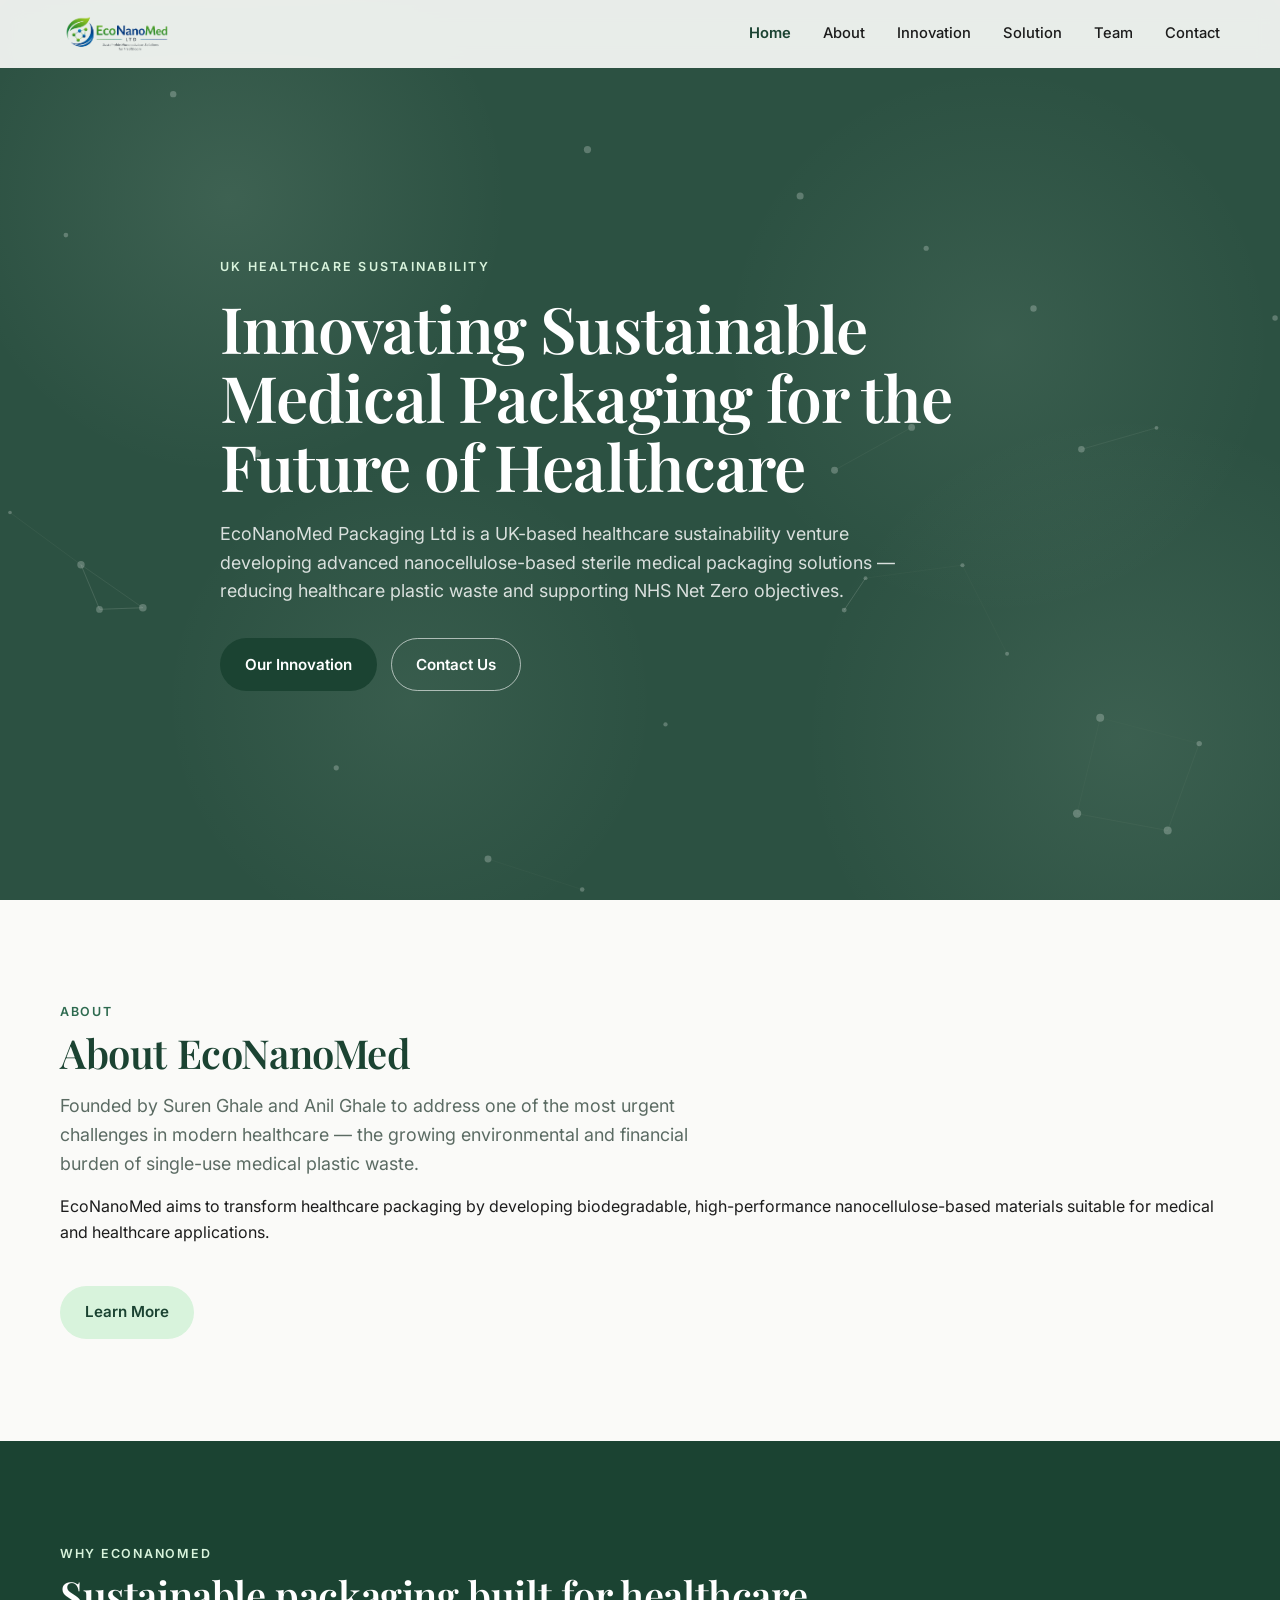
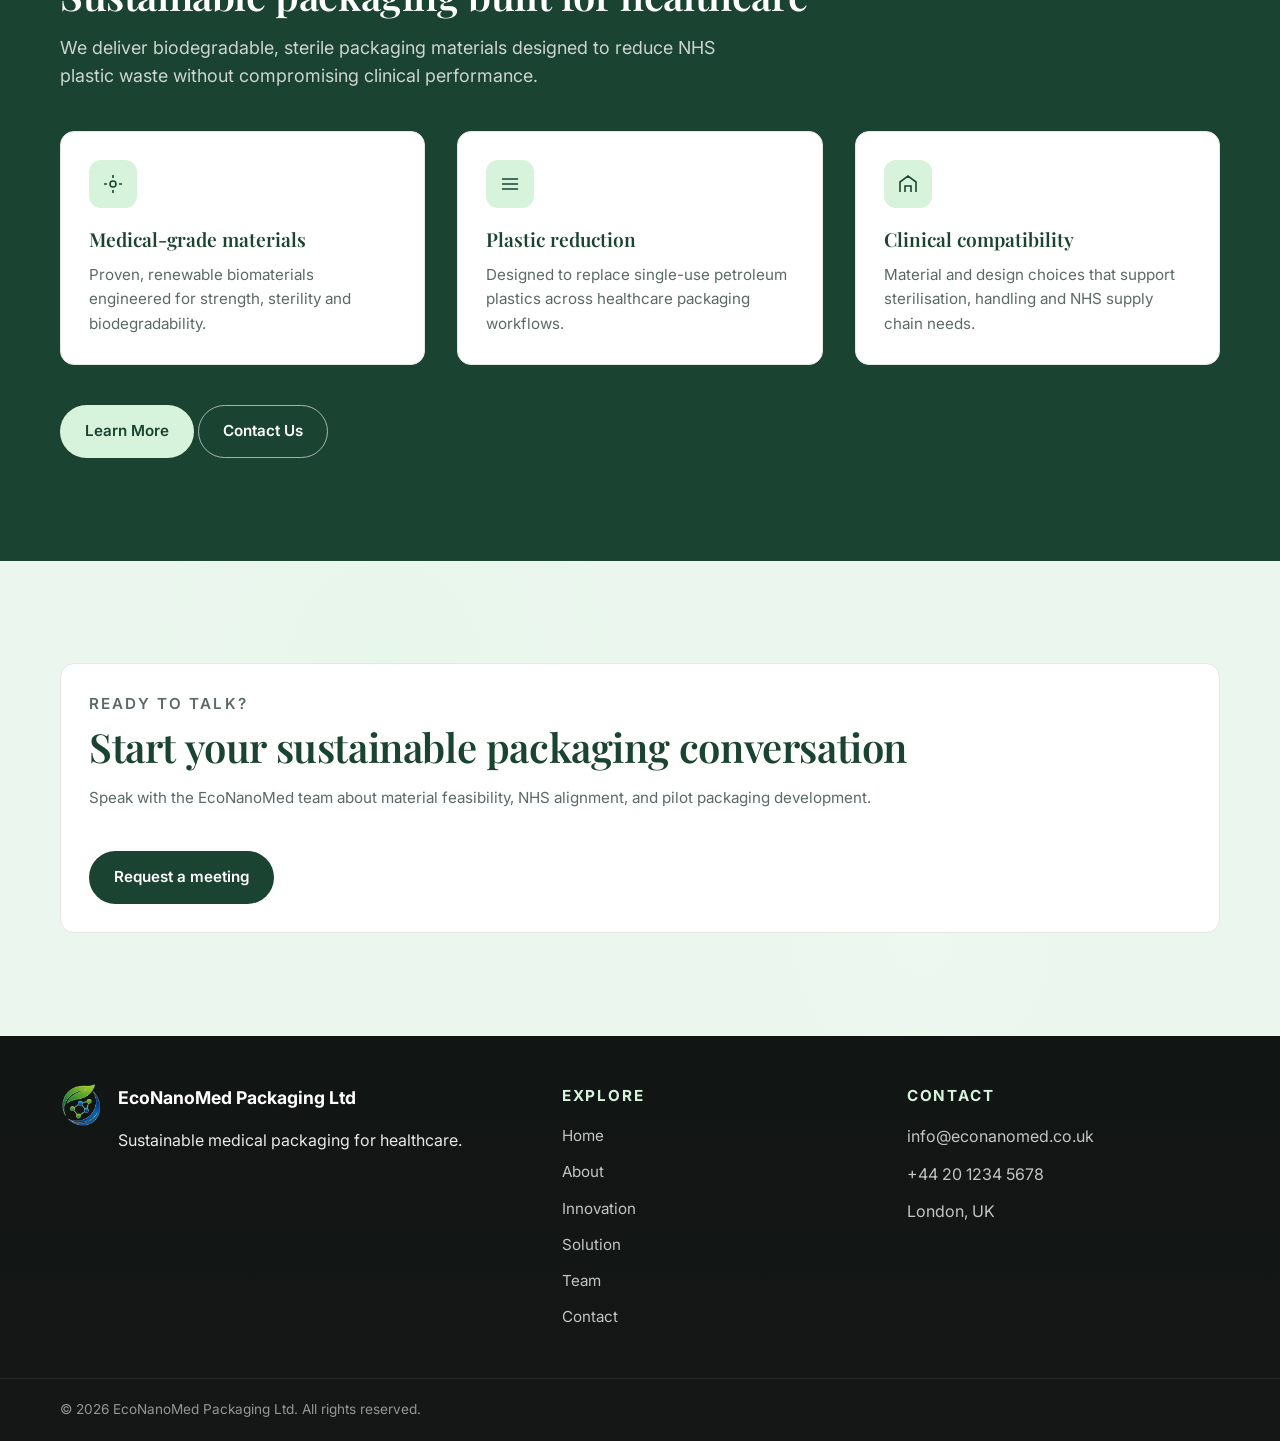
<file: public/site/index.html>
<!DOCTYPE html>
<html lang="en">
<head>
  <meta charset="UTF-8" />
  <meta name="viewport" content="width=device-width, initial-scale=1.0" />
  <title>EcoNanoMed Packaging Ltd — Sustainable Medical Packaging</title>
  <meta name="description" content="EcoNanoMed Packaging Ltd is a UK-based healthcare sustainability venture developing nanocellulose-based sterile medical packaging that reduces plastic waste and supports NHS Net Zero objectives." />
  <meta property="og:title" content="EcoNanoMed Packaging Ltd — Sustainable Medical Packaging" />
  <meta property="og:description" content="Nanocellulose-based sterile medical packaging for the future of healthcare." />
  <meta property="og:type" content="website" />
  <link rel="icon" type="image/x-icon" href="../favicon.ico" />
  <link rel="preconnect" href="https://fonts.googleapis.com" />
  <link rel="preconnect" href="https://fonts.gstatic.com" crossorigin />
  <link rel="stylesheet" href="https://fonts.googleapis.com/css2?family=Inter:wght@400;500;600;700&family=Playfair+Display:wght@500;600;700&display=swap" />
  <link rel="stylesheet" href="./css/main.css" />
</head>
<body>
  <!-- ============ NAVBAR ============ -->
  <header class="nav" id="nav">
    <div class="container nav__inner">
      <a href="index.html" class="nav__logo" aria-label="EcoNanoMed home">
        <img src="../logo.png" alt="EcoNanoMed" />
      </a>
      <nav class="nav__links" id="navLinks" aria-label="Primary">
        <a href="index.html">Home</a>
        <a href="about.html">About</a>
        <a href="innovation.html">Innovation</a>
        <a href="solution.html">Solution</a>
        <a href="team.html">Team</a>
        <a href="contact.html">Contact</a>
      </nav>
      <button class="nav__toggle" id="navToggle" aria-label="Toggle menu" aria-expanded="false">
        <span></span><span></span><span></span>
      </button>
    </div>
  </header>

  <main id="top">
    <!-- ============ HERO ============ -->
    <section class="hero">
      <div class="hero__canvas" aria-hidden="true">
        <canvas id="heroCanvas"></canvas>
      </div>
      <div class="hero__pattern" aria-hidden="true"></div>
      <div class="container hero__inner reveal">
        <p class="hero__eyebrow">UK Healthcare Sustainability</p>
        <h1 class="hero__title">Innovating Sustainable Medical Packaging for the Future of Healthcare</h1>
        <p class="hero__sub">EcoNanoMed Packaging Ltd is a UK-based healthcare sustainability venture developing advanced nanocellulose-based sterile medical packaging solutions — reducing healthcare plastic waste and supporting NHS Net Zero objectives.</p>
        <div class="hero__cta">
          <a href="innovation.html" class="btn btn--primary">Our Innovation</a>
          <a href="contact.html" class="btn btn--ghost">Contact Us</a>
        </div>
      </div>
    </section>

    <!-- ============ QUICK OVERVIEW ============ -->
    <section class="section section--light">
      <div class="container reveal">
        <p class="eyebrow">About</p>
        <h2 class="h2">About EcoNanoMed</h2>
        <p class="lead">Founded by Suren Ghale and Anil Ghale to address one of the most urgent challenges in modern healthcare — the growing environmental and financial burden of single-use medical plastic waste.</p>
        <p class="body">EcoNanoMed aims to transform healthcare packaging by developing biodegradable, high-performance nanocellulose-based materials suitable for medical and healthcare applications.</p>
        <div class="mt-xl">
          <a href="about.html" class="btn btn--secondary">Learn More</a>
        </div>
      </div>
    </section>

    <!-- ============ WHY US ============ -->
    <section class="section section--dark">
      <div class="container reveal">
        <p class="eyebrow eyebrow--light">Why EcoNanoMed</p>
        <h2 class="h2 h2--light">Sustainable packaging built for healthcare</h2>
        <p class="lead lead--light">We deliver biodegradable, sterile packaging materials designed to reduce NHS plastic waste without compromising clinical performance.</p>
        <div class="grid grid--3 mt-xl">
          <article class="card card--solid">
            <span class="card__icon"><svg viewBox="0 0 24 24" fill="none" stroke="currentColor" stroke-width="1.6"><path d="M12 3v3M12 18v3M3 12h3M18 12h3"/><circle cx="12" cy="12" r="3"/></svg></span>
            <h3>Medical-grade materials</h3>
            <p>Proven, renewable biomaterials engineered for strength, sterility and biodegradability.</p>
          </article>
          <article class="card card--solid">
            <span class="card__icon"><svg viewBox="0 0 24 24" fill="none" stroke="currentColor" stroke-width="1.6"><path d="M4 7h16M4 12h16M4 17h16"/></svg></span>
            <h3>Plastic reduction</h3>
            <p>Designed to replace single-use petroleum plastics across healthcare packaging workflows.</p>
          </article>
          <article class="card card--solid">
            <span class="card__icon"><svg viewBox="0 0 24 24" fill="none" stroke="currentColor" stroke-width="1.6"><path d="M4 20V10l8-6 8 6v10"/><path d="M9 20v-6h6v6"/></svg></span>
            <h3>Clinical compatibility</h3>
            <p>Material and design choices that support sterilisation, handling and NHS supply chain needs.</p>
          </article>
        </div>
        <div class="mt-xl">
          <a href="about.html" class="btn btn--secondary">Learn More</a>
          <a href="contact.html" class="btn btn--ghost">Contact Us</a>
        </div>
      </div>
    </section>

    <!-- ============ CTA ============ -->
    <section class="section section--sage">
      <div class="container reveal">
        <div class="card card--solid" style="background: rgba(255,255,255,0.95);">
          <p class="eyebrow">Ready to talk?</p>
          <h2 class="h2">Start your sustainable packaging conversation</h2>
          <p class="body">Speak with the EcoNanoMed team about material feasibility, NHS alignment, and pilot packaging development.</p>
          <div class="mt-xl">
            <a href="contact.html" class="btn btn--primary">Request a meeting</a>
          </div>
        </div>
      </div>
    </section>
  </main>

  <!-- ============ FOOTER ============ -->
  <footer class="footer">
    <div class="container footer__top">
      <div class="footer__brand">
        <img src="../logofoot.png" alt="EcoNanoMed footer logo" />
        <div>
          <p class="footer__brand-title">EcoNanoMed Packaging Ltd</p>
          <p class="footer__tagline">Sustainable medical packaging for healthcare.</p>
        </div>
      </div>
      <div class="footer__nav" aria-label="Footer navigation">
        <h3>Explore</h3>
        <a href="index.html">Home</a>
        <a href="about.html">About</a>
        <a href="innovation.html">Innovation</a>
        <a href="solution.html">Solution</a>
        <a href="team.html">Team</a>
        <a href="contact.html">Contact</a>
      </div>
      <div class="footer__contact">
        <h3>Contact</h3>
        <p>info@econanomed.co.uk</p>
        <p>+44 20 1234 5678</p>
        <p>London, UK</p>
      </div>
    </div>
    <div class="footer__bottom">
      <div class="container">© 2026 EcoNanoMed Packaging Ltd. All rights reserved.</div>
    </div>
  </footer>

  <script src="./js/main.js"></script>
</body>
</html>
</file>
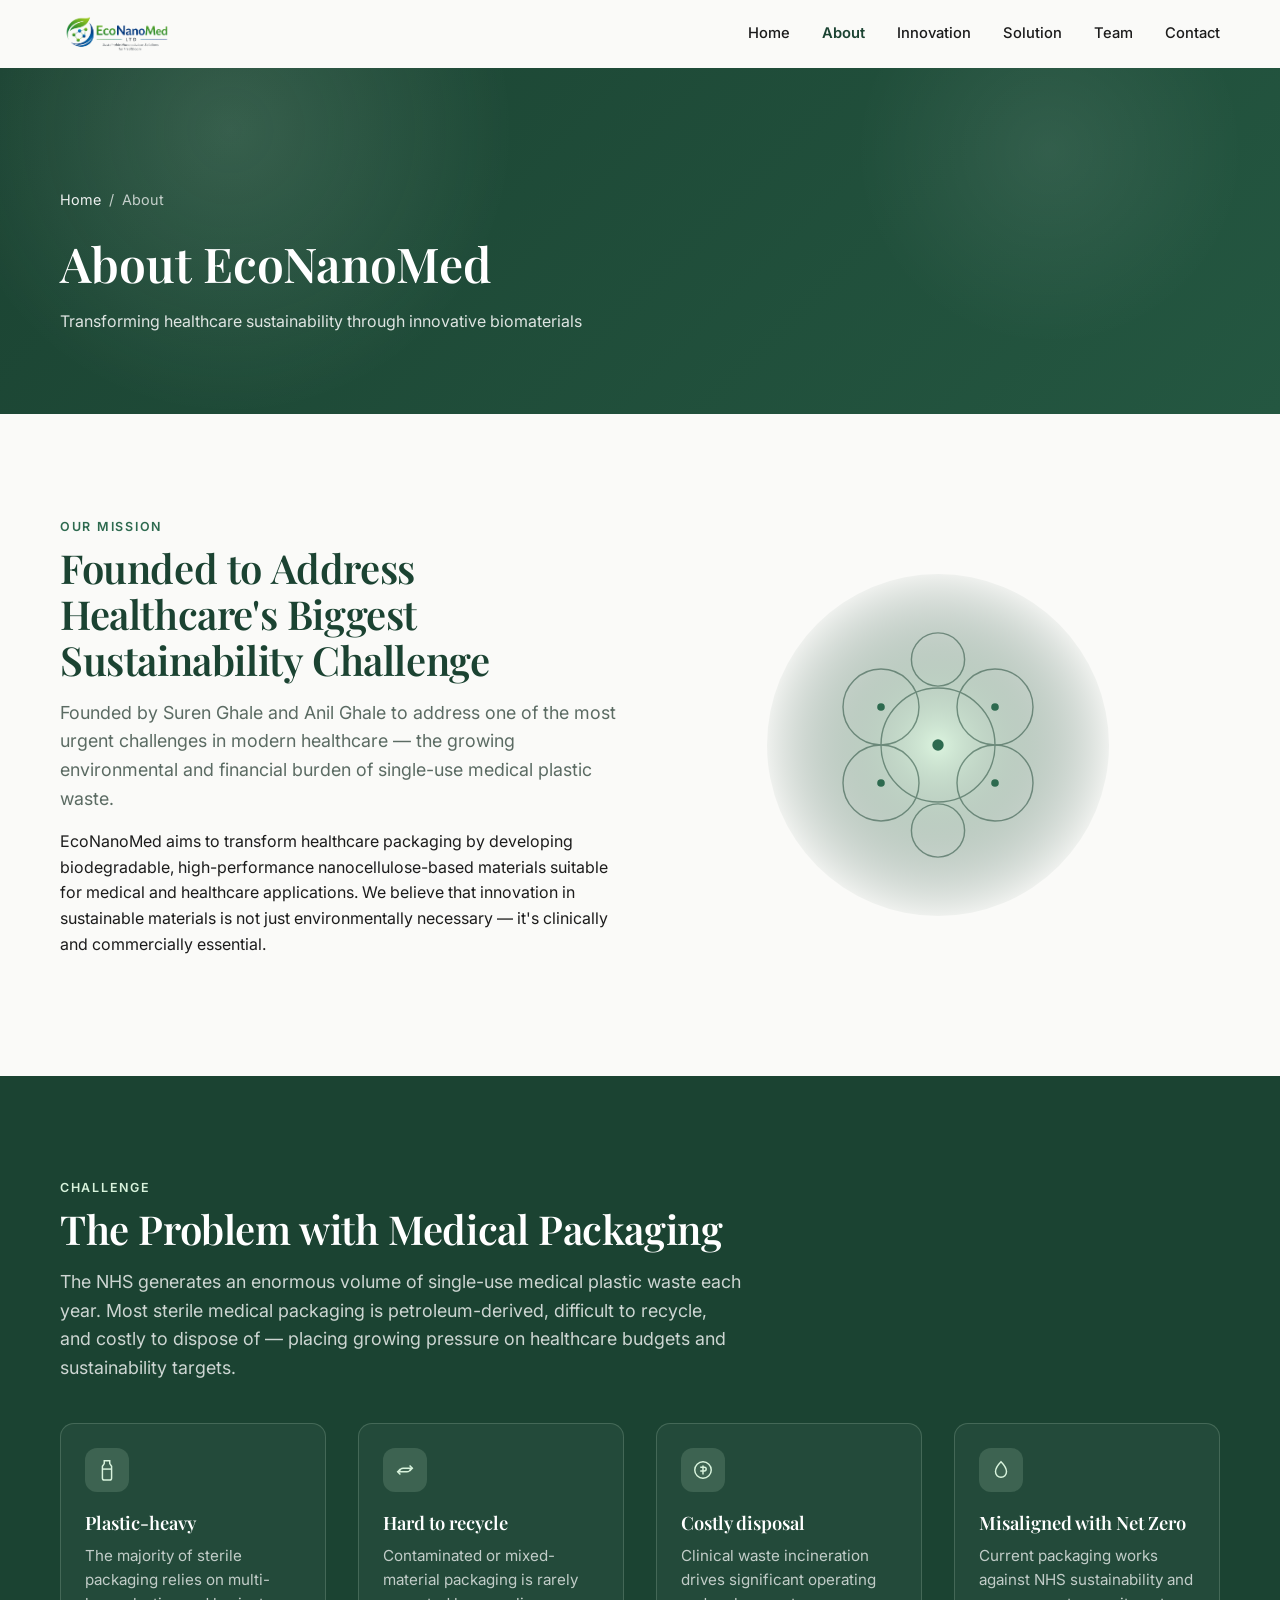
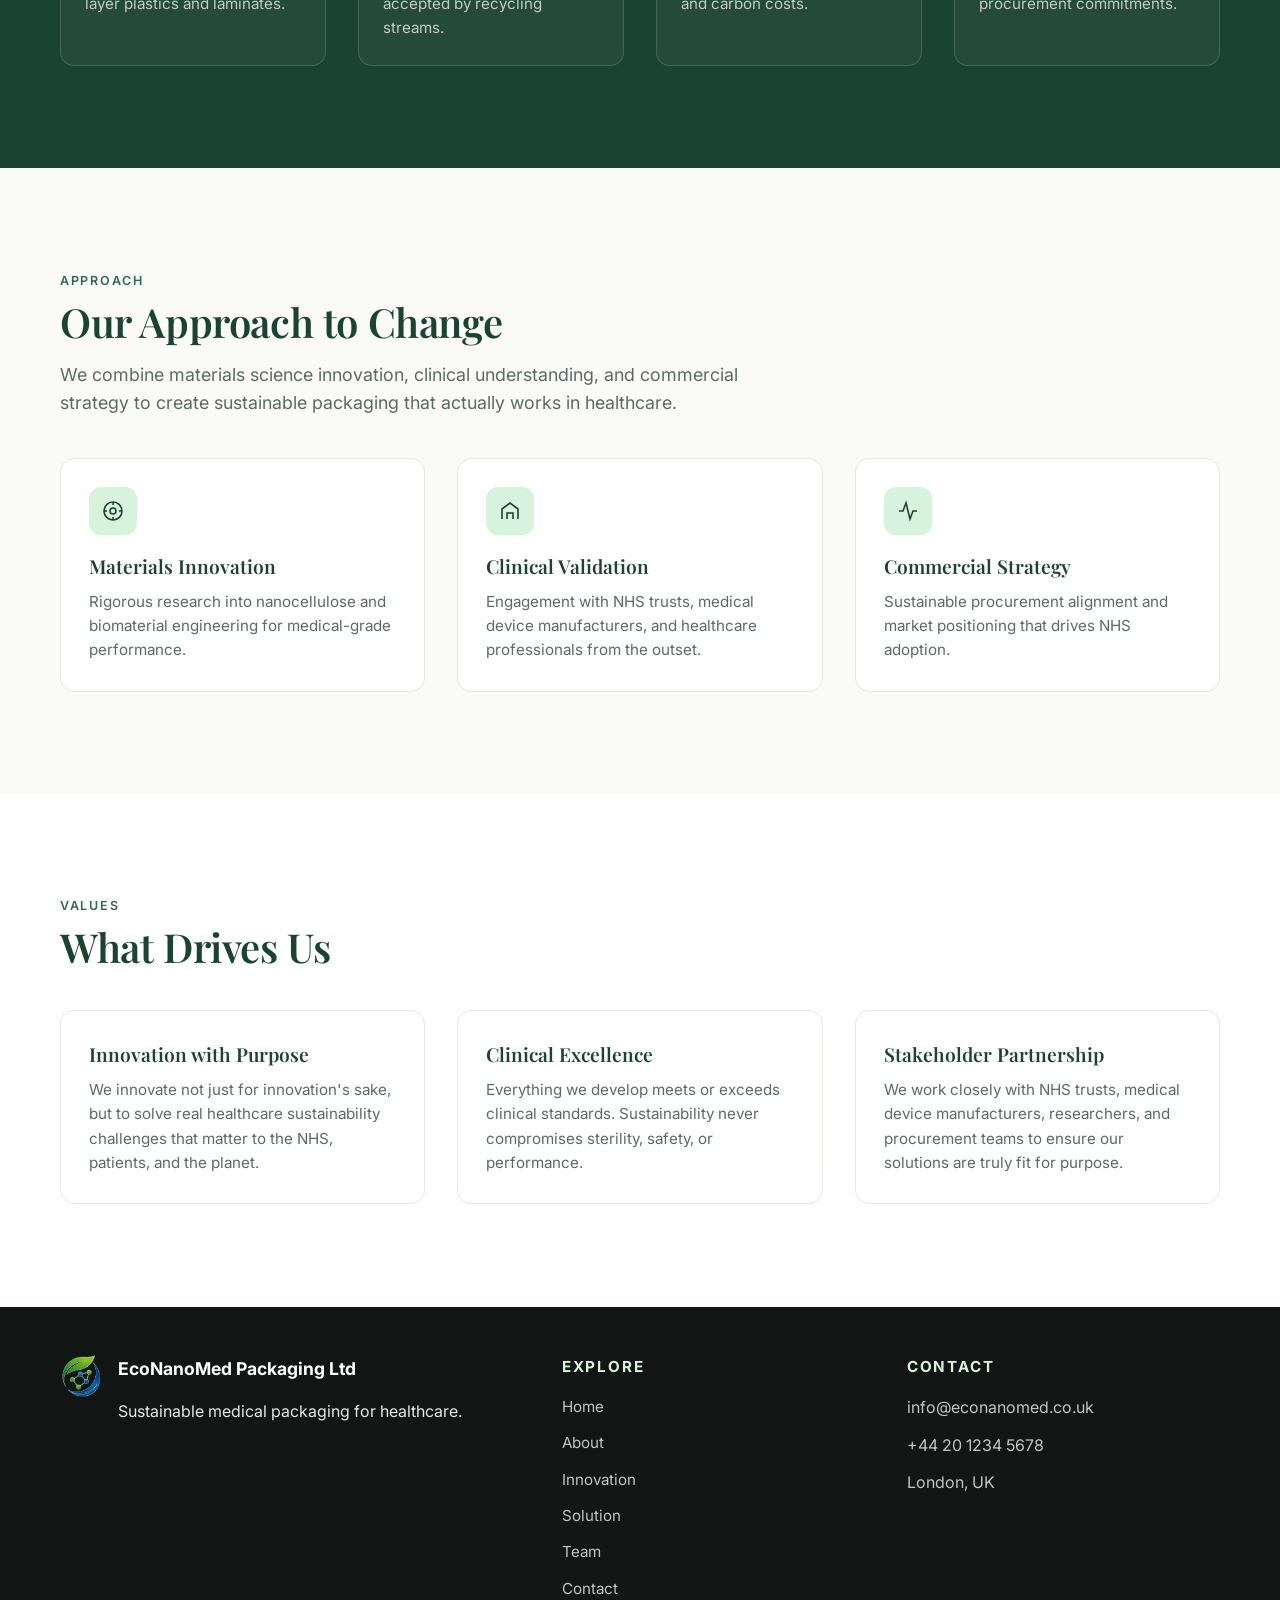
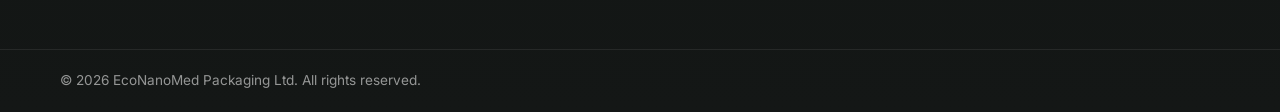
<file: public/site/about.html>
<!DOCTYPE html>
<html lang="en">
<head>
  <meta charset="UTF-8" />
  <meta name="viewport" content="width=device-width, initial-scale=1.0" />
  <title>About EcoNanoMed — Sustainable Medical Packaging Innovation</title>
  <meta name="description" content="Learn about EcoNanoMed's mission to revolutionize medical packaging with sustainable nanocellulose-based solutions that reduce healthcare waste and support NHS Net Zero." />
  <link rel="icon" type="image/x-icon" href="../favicon.ico" />
  <link rel="preconnect" href="https://fonts.googleapis.com" />
  <link rel="preconnect" href="https://fonts.gstatic.com" crossorigin />
  <link rel="stylesheet" href="https://fonts.googleapis.com/css2?family=Inter:wght@400;500;600;700&family=Playfair+Display:wght@500;600;700&display=swap" />
  <link rel="stylesheet" href="./css/main.css" />
</head>
<body>
  <!-- ============ NAVBAR ============ -->
  <header class="nav" id="nav">
    <div class="container nav__inner">
      <a href="index.html" class="nav__logo" aria-label="EcoNanoMed home">
        <img src="../logo.png" alt="EcoNanoMed" />
      </a>
      <nav class="nav__links" id="navLinks" aria-label="Primary">
        <a href="index.html">Home</a>
        <a href="about.html">About</a>
        <a href="innovation.html">Innovation</a>
        <a href="solution.html">Solution</a>
        <a href="team.html">Team</a>
        <a href="contact.html">Contact</a>
      </nav>
      <button class="nav__toggle" id="navToggle" aria-label="Toggle menu" aria-expanded="false">
        <span></span><span></span><span></span>
      </button>
    </div>
  </header>

  <main>
    <!-- ============ PAGE HEADER ============ -->
    <section class="page-header">
      <div class="container">
        <nav class="breadcrumbs">
          <a href="index.html">Home</a>
          <span>/</span>
          <span>About</span>
        </nav>
        <h1>About EcoNanoMed</h1>
        <p>Transforming healthcare sustainability through innovative biomaterials</p>
      </div>
    </section>

    <!-- ============ MISSION ============ -->
    <section class="section section--light">
      <div class="container grid grid--2 reveal">
        <div>
          <p class="eyebrow">Our Mission</p>
          <h2 class="h2">Founded to Address Healthcare's Biggest Sustainability Challenge</h2>
          <p class="lead">Founded by Suren Ghale and Anil Ghale to address one of the most urgent challenges in modern healthcare — the growing environmental and financial burden of single-use medical plastic waste.</p>
          <p class="body">EcoNanoMed aims to transform healthcare packaging by developing biodegradable, high-performance nanocellulose-based materials suitable for medical and healthcare applications. We believe that innovation in sustainable materials is not just environmentally necessary — it's clinically and commercially essential.</p>
        </div>
        <div class="about__visual" aria-hidden="true">
          <svg viewBox="0 0 400 400" xmlns="http://www.w3.org/2000/svg">
            <defs>
              <radialGradient id="g1" cx="50%" cy="50%" r="50%">
                <stop offset="0%" stop-color="#D8F3DC" stop-opacity="0.9"/>
                <stop offset="100%" stop-color="#1B4332" stop-opacity="0.05"/>
              </radialGradient>
            </defs>
            <circle cx="200" cy="200" r="180" fill="url(#g1)"/>
            <g fill="none" stroke="#1B4332" stroke-width="1.5" opacity="0.5">
              <circle cx="200" cy="200" r="60"/>
              <circle cx="140" cy="160" r="40"/>
              <circle cx="260" cy="160" r="40"/>
              <circle cx="140" cy="240" r="40"/>
              <circle cx="260" cy="240" r="40"/>
              <circle cx="200" cy="110" r="28"/>
              <circle cx="200" cy="290" r="28"/>
            </g>
            <g fill="#2D6A4F">
              <circle cx="200" cy="200" r="6"/>
              <circle cx="140" cy="160" r="4"/>
              <circle cx="260" cy="160" r="4"/>
              <circle cx="140" cy="240" r="4"/>
              <circle cx="260" cy="240" r="4"/>
            </g>
          </svg>
        </div>
      </div>
    </section>

    <!-- ============ THE PROBLEM ============ -->
    <section class="section section--dark">
      <div class="container reveal">
        <p class="eyebrow eyebrow--light">Challenge</p>
        <h2 class="h2 h2--light">The Problem with Medical Packaging</h2>
        <p class="lead lead--light">The NHS generates an enormous volume of single-use medical plastic waste each year. Most sterile medical packaging is petroleum-derived, difficult to recycle, and costly to dispose of — placing growing pressure on healthcare budgets and sustainability targets.</p>
        <div class="grid grid--4 mt-xl">
          <article class="stat">
            <span class="stat__icon">
              <svg viewBox="0 0 24 24" fill="none" stroke="currentColor" stroke-width="1.6"><path d="M9 2h6v3l2 3v13a2 2 0 0 1-2 2H9a2 2 0 0 1-2-2V8l2-3V2z"/><path d="M7 11h10"/></svg>
            </span>
            <h3>Plastic-heavy</h3>
            <p>The majority of sterile packaging relies on multi-layer plastics and laminates.</p>
          </article>
          <article class="stat">
            <span class="stat__icon">
              <svg viewBox="0 0 24 24" fill="none" stroke="currentColor" stroke-width="1.6"><path d="M7 17l-3-3 3-3"/><path d="M4 14h10a4 4 0 0 0 4-4"/><path d="M17 7l3 3-3 3"/><path d="M20 10H10a4 4 0 0 0-4 4"/></svg>
            </span>
            <h3>Hard to recycle</h3>
            <p>Contaminated or mixed-material packaging is rarely accepted by recycling streams.</p>
          </article>
          <article class="stat">
            <span class="stat__icon">
              <svg viewBox="0 0 24 24" fill="none" stroke="currentColor" stroke-width="1.6"><circle cx="12" cy="12" r="9"/><path d="M12 7v10M9 9h4.5a2 2 0 0 1 0 4H9h5"/></svg>
            </span>
            <h3>Costly disposal</h3>
            <p>Clinical waste incineration drives significant operating and carbon costs.</p>
          </article>
          <article class="stat">
            <span class="stat__icon">
              <svg viewBox="0 0 24 24" fill="none" stroke="currentColor" stroke-width="1.6"><path d="M12 3c4 4 6 8 6 11a6 6 0 1 1-12 0c0-3 2-7 6-11z"/></svg>
            </span>
            <h3>Misaligned with Net Zero</h3>
            <p>Current packaging works against NHS sustainability and procurement commitments.</p>
          </article>
        </div>
      </div>
    </section>

    <!-- ============ OUR APPROACH ============ -->
    <section class="section section--light">
      <div class="container reveal">
        <p class="eyebrow">Approach</p>
        <h2 class="h2">Our Approach to Change</h2>
        <p class="lead">We combine materials science innovation, clinical understanding, and commercial strategy to create sustainable packaging that actually works in healthcare.</p>
        <div class="grid grid--3 mt-xl">
          <article class="card">
            <span class="card__icon"><svg viewBox="0 0 24 24" fill="none" stroke="currentColor" stroke-width="1.6"><circle cx="12" cy="12" r="3"/><circle cx="12" cy="12" r="9"/><path d="M12 3v3M12 18v3M3 12h3M18 12h3"/></svg></span>
            <h3>Materials Innovation</h3>
            <p>Rigorous research into nanocellulose and biomaterial engineering for medical-grade performance.</p>
          </article>
          <article class="card">
            <span class="card__icon"><svg viewBox="0 0 24 24" fill="none" stroke="currentColor" stroke-width="1.6"><path d="M4 20V10l8-6 8 6v10"/><path d="M9 20v-6h6v6"/></svg></span>
            <h3>Clinical Validation</h3>
            <p>Engagement with NHS trusts, medical device manufacturers, and healthcare professionals from the outset.</p>
          </article>
          <article class="card">
            <span class="card__icon"><svg viewBox="0 0 24 24" fill="none" stroke="currentColor" stroke-width="1.6"><path d="M3 12h4l3-8 4 16 3-8h4"/></svg></span>
            <h3>Commercial Strategy</h3>
            <p>Sustainable procurement alignment and market positioning that drives NHS adoption.</p>
          </article>
        </div>
      </div>
    </section>

    <!-- ============ VALUES ============ -->
    <section class="section section--white">
      <div class="container reveal">
        <p class="eyebrow">Values</p>
        <h2 class="h2">What Drives Us</h2>
        <div class="grid grid--3 mt-xl">
          <article class="card">
            <h3>Innovation with Purpose</h3>
            <p>We innovate not just for innovation's sake, but to solve real healthcare sustainability challenges that matter to the NHS, patients, and the planet.</p>
          </article>
          <article class="card">
            <h3>Clinical Excellence</h3>
            <p>Everything we develop meets or exceeds clinical standards. Sustainability never compromises sterility, safety, or performance.</p>
          </article>
          <article class="card">
            <h3>Stakeholder Partnership</h3>
            <p>We work closely with NHS trusts, medical device manufacturers, researchers, and procurement teams to ensure our solutions are truly fit for purpose.</p>
          </article>
        </div>
      </div>
    </section>

  </main>

  <!-- ============ FOOTER ============ -->
  <footer class="footer">
    <div class="container footer__top">
      <div class="footer__brand">
        <img src="../logofoot.png" alt="EcoNanoMed footer logo" />
        <div>
          <p class="footer__brand-title">EcoNanoMed Packaging Ltd</p>
          <p class="footer__tagline">Sustainable medical packaging for healthcare.</p>
        </div>
      </div>
      <div class="footer__nav" aria-label="Footer navigation">
        <h3>Explore</h3>
        <a href="index.html">Home</a>
        <a href="about.html">About</a>
        <a href="innovation.html">Innovation</a>
        <a href="solution.html">Solution</a>
        <a href="team.html">Team</a>
        <a href="contact.html">Contact</a>
      </div>
      <div class="footer__contact">
        <h3>Contact</h3>
        <p>info@econanomed.co.uk</p>
        <p>+44 20 1234 5678</p>
        <p>London, UK</p>
      </div>
    </div>
    <div class="footer__bottom">
      <div class="container">© 2026 EcoNanoMed Packaging Ltd. All rights reserved.</div>
    </div>
  </footer>

  <script src="./js/main.js"></script>
</body>
</html>
</file>
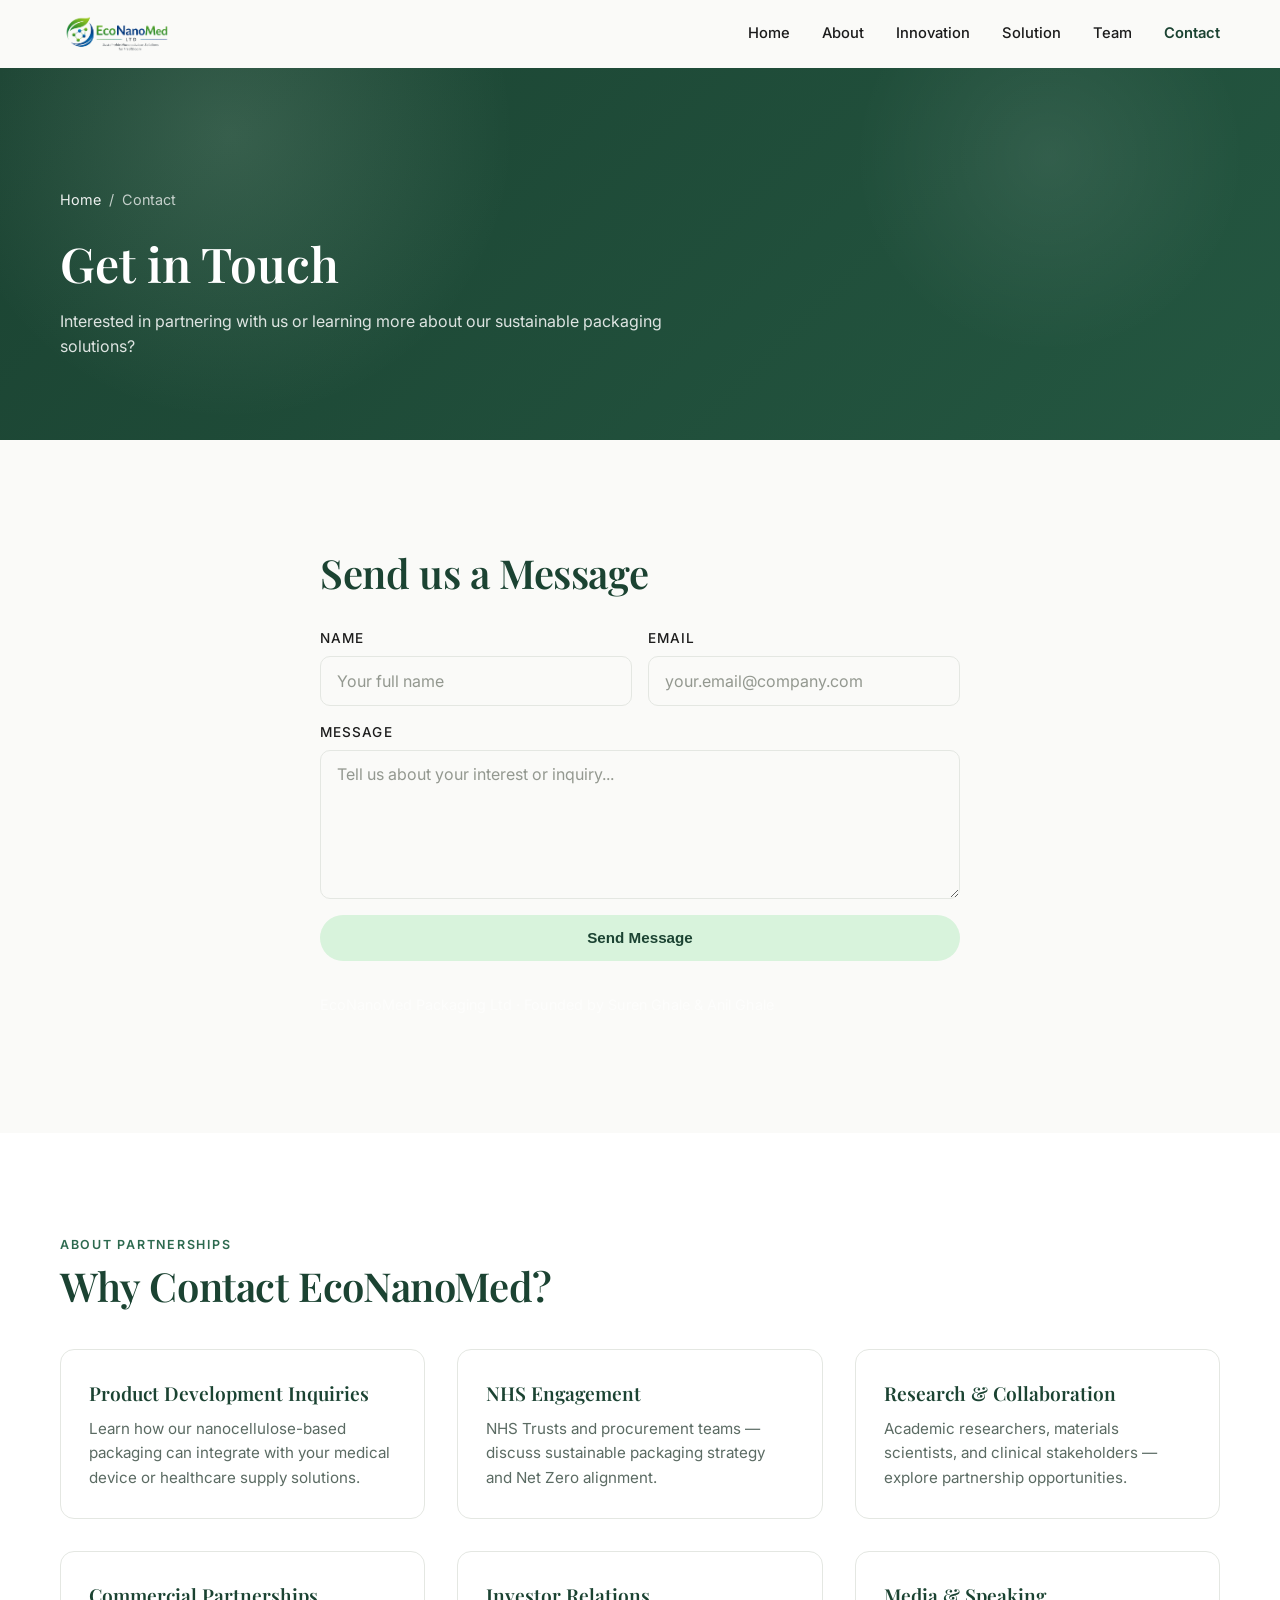
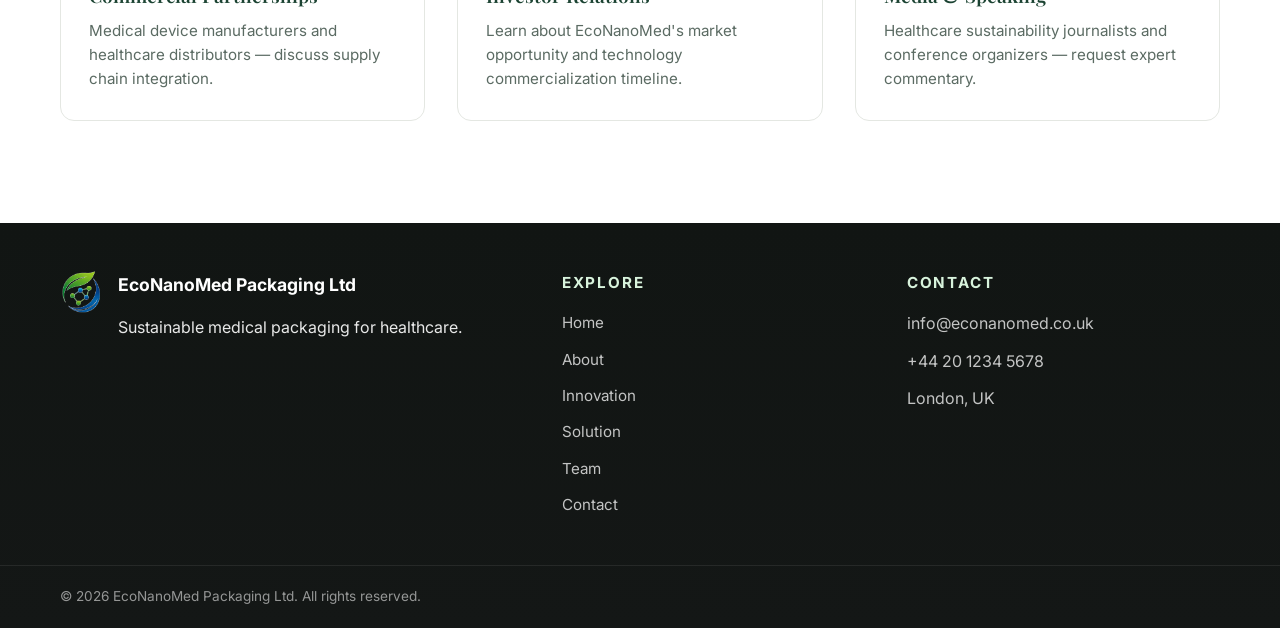
<file: public/site/contact.html>
<!DOCTYPE html>
<html lang="en">
<head>
  <meta charset="UTF-8" />
  <meta name="viewport" content="width=device-width, initial-scale=1.0" />
  <title>Contact — EcoNanoMed Sustainable Medical Packaging</title>
  <meta name="description" content="Get in touch with EcoNanoMed to discuss partnerships and sustainable medical packaging solutions." />
  <link rel="icon" type="image/x-icon" href="../favicon.ico" />
  <link rel="preconnect" href="https://fonts.googleapis.com" />
  <link rel="preconnect" href="https://fonts.gstatic.com" crossorigin />
  <link rel="stylesheet" href="https://fonts.googleapis.com/css2?family=Inter:wght@400;500;600;700&family=Playfair+Display:wght@500;600;700&display=swap" />
  <link rel="stylesheet" href="./css/main.css" />
</head>
<body>
  <!-- ============ NAVBAR ============ -->
  <header class="nav" id="nav">
    <div class="container nav__inner">
      <a href="index.html" class="nav__logo" aria-label="EcoNanoMed home">
        <img src="../logo.png" alt="EcoNanoMed" />
      </a>
      <nav class="nav__links" id="navLinks" aria-label="Primary">
        <a href="index.html">Home</a>
        <a href="about.html">About</a>
        <a href="innovation.html">Innovation</a>
        <a href="solution.html">Solution</a>
        <a href="team.html">Team</a>
        <a href="contact.html">Contact</a>
      </nav>
      <button class="nav__toggle" id="navToggle" aria-label="Toggle menu" aria-expanded="false">
        <span></span><span></span><span></span>
      </button>
    </div>
  </header>

  <main>
    <!-- ============ PAGE HEADER ============ -->
    <section class="page-header">
      <div class="container">
        <nav class="breadcrumbs">
          <a href="index.html">Home</a>
          <span>/</span>
          <span>Contact</span>
        </nav>
        <h1>Get in Touch</h1>
        <p>Interested in partnering with us or learning more about our sustainable packaging solutions?</p>
      </div>
    </section>

    <!-- ============ CONTACT FORM ============ -->
    <section class="section section--light">
      <div class="container">
        <div style="max-width: 640px; margin: 0 auto;">
          <div class="reveal">
            <h2 class="h2" style="margin-bottom: 2rem;">Send us a Message</h2>
            <form class="form" id="contactForm" novalidate>
              <div class="form__row">
              <label>
                Name
                <input type="text" name="name" placeholder="Your full name" required />
                <span class="error-msg"></span>
              </label>
              <label>
                Email
                <input type="email" name="email" placeholder="your.email@company.com" required />
                <span class="error-msg"></span>
              </label>
            </div>
            <label>
                Message
                <textarea name="message" rows="6" placeholder="Tell us about your interest or inquiry..." required></textarea>
                <span class="error-msg"></span>
              </label>
              <button type="submit" class="btn btn--secondary" id="formBtn">Send Message</button>
            </form>
            <p class="contact__meta">EcoNanoMed Packaging Ltd · Founded by Suren Ghale &amp; Anil Ghale</p>
          </div>
        </div>
      </div>
    </section>

    <!-- ============ INFO SECTION ============ -->
    <section class="section section--white">
      <div class="container reveal">
        <p class="eyebrow">About Partnerships</p>
        <h2 class="h2">Why Contact EcoNanoMed?</h2>
        <div class="grid grid--3 mt-xl">
          <article class="card">
            <h3>Product Development Inquiries</h3>
            <p>Learn how our nanocellulose-based packaging can integrate with your medical device or healthcare supply solutions.</p>
          </article>
          <article class="card">
            <h3>NHS Engagement</h3>
            <p>NHS Trusts and procurement teams — discuss sustainable packaging strategy and Net Zero alignment.</p>
          </article>
          <article class="card">
            <h3>Research & Collaboration</h3>
            <p>Academic researchers, materials scientists, and clinical stakeholders — explore partnership opportunities.</p>
          </article>
          <article class="card">
            <h3>Commercial Partnerships</h3>
            <p>Medical device manufacturers and healthcare distributors — discuss supply chain integration.</p>
          </article>
          <article class="card">
            <h3>Investor Relations</h3>
            <p>Learn about EcoNanoMed's market opportunity and technology commercialization timeline.</p>
          </article>
          <article class="card">
            <h3>Media & Speaking</h3>
            <p>Healthcare sustainability journalists and conference organizers — request expert commentary.</p>
          </article>
        </div>
      </div>
    </section>

  </main>

  <!-- ============ FOOTER ============ -->
  <footer class="footer">
    <div class="container footer__top">
      <div class="footer__brand">
        <img src="../logofoot.png" alt="EcoNanoMed footer logo" />
        <div>
          <p class="footer__brand-title">EcoNanoMed Packaging Ltd</p>
          <p class="footer__tagline">Sustainable medical packaging for healthcare.</p>
        </div>
      </div>
      <div class="footer__nav" aria-label="Footer navigation">
        <h3>Explore</h3>
        <a href="index.html">Home</a>
        <a href="about.html">About</a>
        <a href="innovation.html">Innovation</a>
        <a href="solution.html">Solution</a>
        <a href="team.html">Team</a>
        <a href="contact.html">Contact</a>
      </div>
      <div class="footer__contact">
        <h3>Contact</h3>
        <p>info@econanomed.co.uk</p>
        <p>+44 20 1234 5678</p>
        <p>London, UK</p>
      </div>
    </div>
    <div class="footer__bottom">
      <div class="container">© 2026 EcoNanoMed Packaging Ltd. All rights reserved.</div>
    </div>
  </footer>

  <script src="./js/main.js"></script>
</body>
</html>
</file>
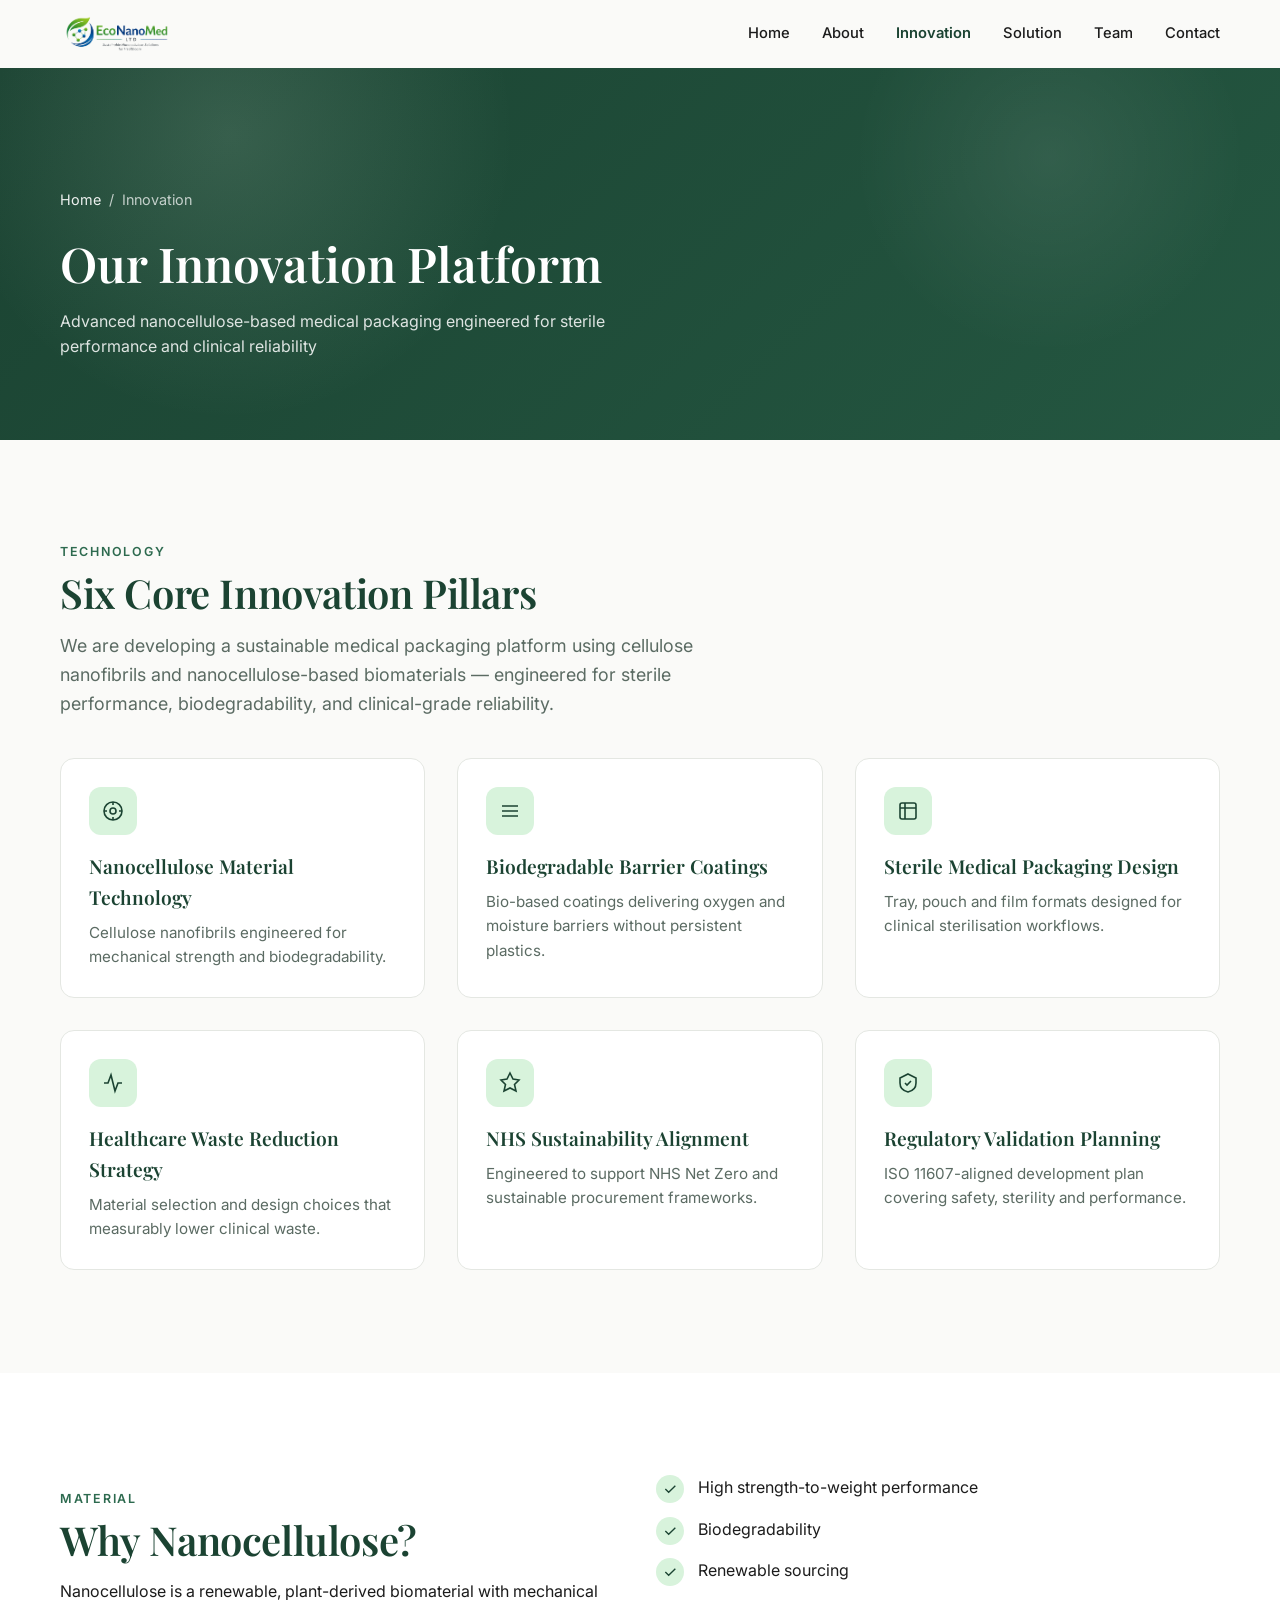
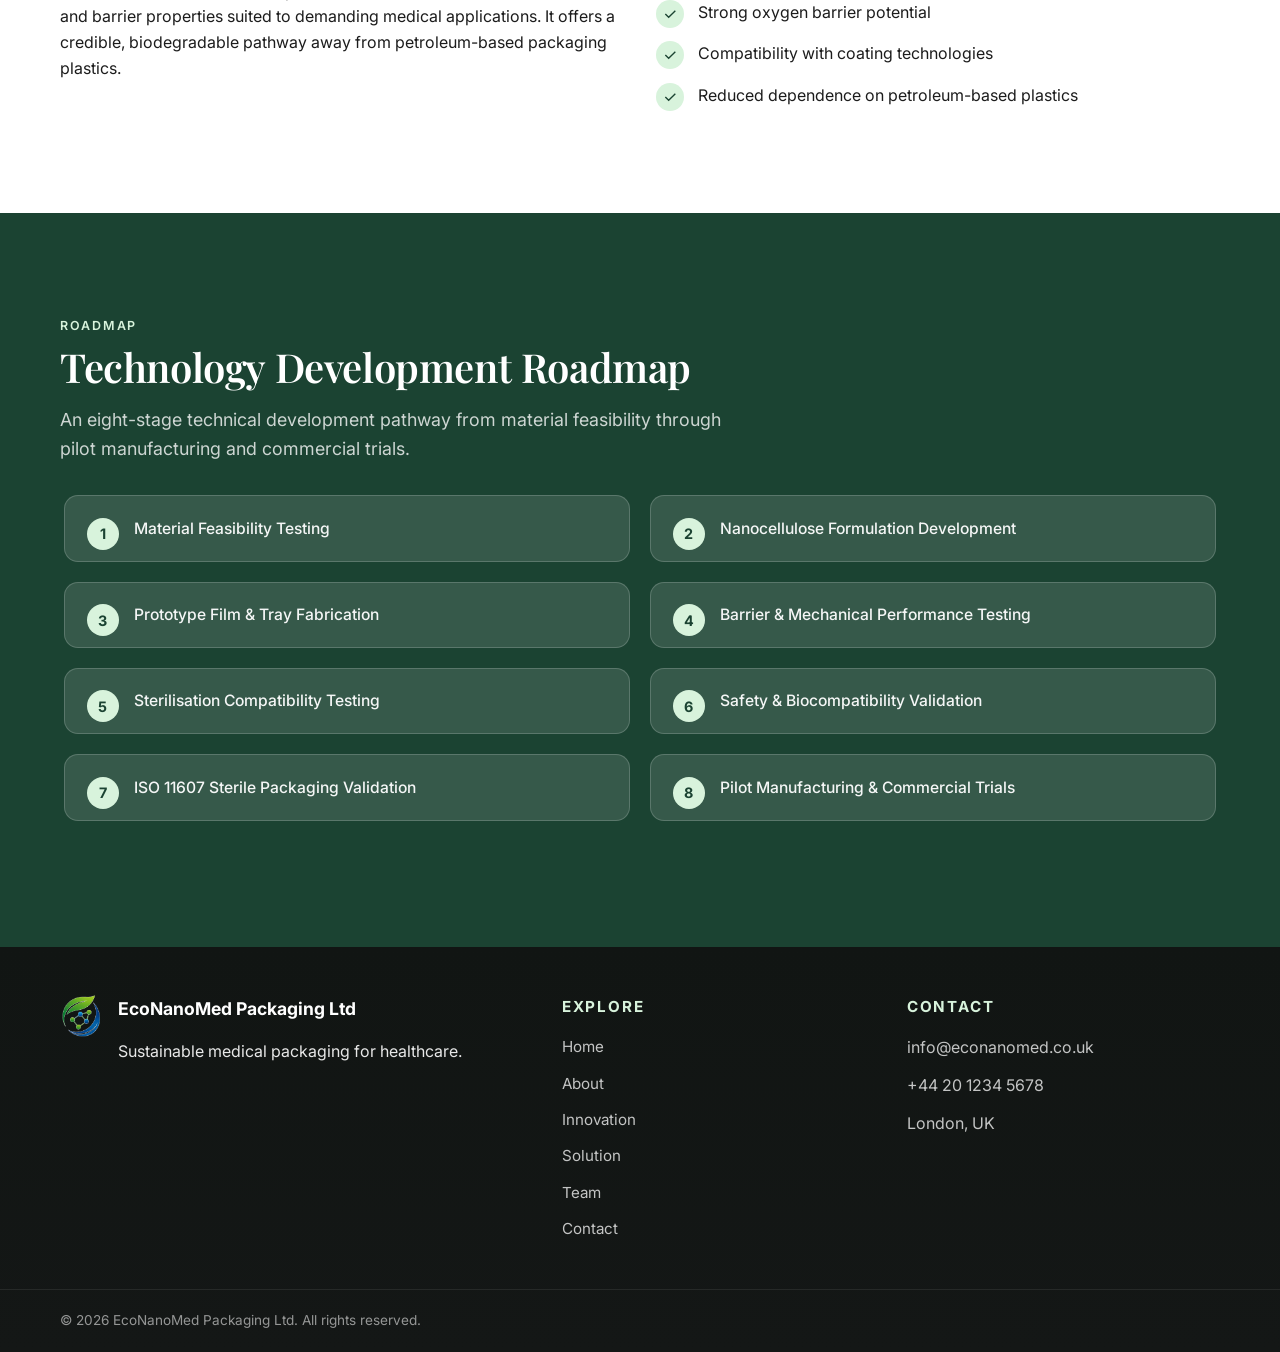
<file: public/site/innovation.html>
<!DOCTYPE html>
<html lang="en">
<head>
  <meta charset="UTF-8" />
  <meta name="viewport" content="width=device-width, initial-scale=1.0" />
  <title>Innovation — EcoNanoMed Sustainable Medical Packaging</title>
  <meta name="description" content="Explore EcoNanoMed's cutting-edge nanocellulose-based medical packaging innovations and technology roadmap." />
  <link rel="icon" type="image/x-icon" href="../favicon.ico" />
  <link rel="preconnect" href="https://fonts.googleapis.com" />
  <link rel="preconnect" href="https://fonts.gstatic.com" crossorigin />
  <link rel="stylesheet" href="https://fonts.googleapis.com/css2?family=Inter:wght@400;500;600;700&family=Playfair+Display:wght@500;600;700&display=swap" />
  <link rel="stylesheet" href="./css/main.css" />
</head>
<body>
  <!-- ============ NAVBAR ============ -->
  <header class="nav" id="nav">
    <div class="container nav__inner">
      <a href="index.html" class="nav__logo" aria-label="EcoNanoMed home">
        <img src="../logo.png" alt="EcoNanoMed" />
      </a>
      <nav class="nav__links" id="navLinks" aria-label="Primary">
        <a href="index.html">Home</a>
        <a href="about.html">About</a>
        <a href="innovation.html">Innovation</a>
        <a href="solution.html">Solution</a>
        <a href="team.html">Team</a>
        <a href="contact.html">Contact</a>
      </nav>
      <button class="nav__toggle" id="navToggle" aria-label="Toggle menu" aria-expanded="false">
        <span></span><span></span><span></span>
      </button>
    </div>
  </header>

  <main>
    <!-- ============ PAGE HEADER ============ -->
    <section class="page-header">
      <div class="container">
        <nav class="breadcrumbs">
          <a href="index.html">Home</a>
          <span>/</span>
          <span>Innovation</span>
        </nav>
        <h1>Our Innovation Platform</h1>
        <p>Advanced nanocellulose-based medical packaging engineered for sterile performance and clinical reliability</p>
      </div>
    </section>

    <!-- ============ INNOVATION OVERVIEW ============ -->
    <section class="section section--light">
      <div class="container reveal">
        <p class="eyebrow">Technology</p>
        <h2 class="h2">Six Core Innovation Pillars</h2>
        <p class="lead">We are developing a sustainable medical packaging platform using cellulose nanofibrils and nanocellulose-based biomaterials — engineered for sterile performance, biodegradability, and clinical-grade reliability.</p>
        <div class="grid grid--3 mt-xl">
          <article class="card">
            <span class="card__icon"><svg viewBox="0 0 24 24" fill="none" stroke="currentColor" stroke-width="1.6"><circle cx="12" cy="12" r="3"/><circle cx="12" cy="12" r="9"/><path d="M12 3v3M12 18v3M3 12h3M18 12h3"/></svg></span>
            <h3>Nanocellulose Material Technology</h3>
            <p>Cellulose nanofibrils engineered for mechanical strength and biodegradability.</p>
          </article>
          <article class="card">
            <span class="card__icon"><svg viewBox="0 0 24 24" fill="none" stroke="currentColor" stroke-width="1.6"><path d="M4 7h16M4 12h16M4 17h16"/></svg></span>
            <h3>Biodegradable Barrier Coatings</h3>
            <p>Bio-based coatings delivering oxygen and moisture barriers without persistent plastics.</p>
          </article>
          <article class="card">
            <span class="card__icon"><svg viewBox="0 0 24 24" fill="none" stroke="currentColor" stroke-width="1.6"><rect x="4" y="4" width="16" height="16" rx="2"/><path d="M4 9h16M9 4v16"/></svg></span>
            <h3>Sterile Medical Packaging Design</h3>
            <p>Tray, pouch and film formats designed for clinical sterilisation workflows.</p>
          </article>
          <article class="card">
            <span class="card__icon"><svg viewBox="0 0 24 24" fill="none" stroke="currentColor" stroke-width="1.6"><path d="M3 12h4l3-8 4 16 3-8h4"/></svg></span>
            <h3>Healthcare Waste Reduction Strategy</h3>
            <p>Material selection and design choices that measurably lower clinical waste.</p>
          </article>
          <article class="card">
            <span class="card__icon"><svg viewBox="0 0 24 24" fill="none" stroke="currentColor" stroke-width="1.6"><path d="M12 2l3 6 6 1-4.5 4.5L18 20l-6-3-6 3 1.5-6.5L3 9l6-1z"/></svg></span>
            <h3>NHS Sustainability Alignment</h3>
            <p>Engineered to support NHS Net Zero and sustainable procurement frameworks.</p>
          </article>
          <article class="card">
            <span class="card__icon"><svg viewBox="0 0 24 24" fill="none" stroke="currentColor" stroke-width="1.6"><path d="M9 12l2 2 4-4"/><path d="M12 3l8 4v5c0 5-3.5 8-8 9-4.5-1-8-4-8-9V7l8-4z"/></svg></span>
            <h3>Regulatory Validation Planning</h3>
            <p>ISO 11607-aligned development plan covering safety, sterility and performance.</p>
          </article>
        </div>
      </div>
    </section>

    <!-- ============ MATERIAL SCIENCE ============ -->
    <section class="section section--white">
      <div class="container grid grid--2 reveal">
        <div>
          <p class="eyebrow">Material</p>
          <h2 class="h2">Why Nanocellulose?</h2>
          <p class="body">Nanocellulose is a renewable, plant-derived biomaterial with mechanical and barrier properties suited to demanding medical applications. It offers a credible, biodegradable pathway away from petroleum-based packaging plastics.</p>
        </div>
        <ul class="checklist">
          <li><span class="check"><svg viewBox="0 0 24 24" fill="none" stroke="currentColor" stroke-width="2"><path d="M5 12l5 5L20 7"/></svg></span>High strength-to-weight performance</li>
          <li><span class="check"><svg viewBox="0 0 24 24" fill="none" stroke="currentColor" stroke-width="2"><path d="M5 12l5 5L20 7"/></svg></span>Biodegradability</li>
          <li><span class="check"><svg viewBox="0 0 24 24" fill="none" stroke="currentColor" stroke-width="2"><path d="M5 12l5 5L20 7"/></svg></span>Renewable sourcing</li>
          <li><span class="check"><svg viewBox="0 0 24 24" fill="none" stroke="currentColor" stroke-width="2"><path d="M5 12l5 5L20 7"/></svg></span>Strong oxygen barrier potential</li>
          <li><span class="check"><svg viewBox="0 0 24 24" fill="none" stroke="currentColor" stroke-width="2"><path d="M5 12l5 5L20 7"/></svg></span>Compatibility with coating technologies</li>
          <li><span class="check"><svg viewBox="0 0 24 24" fill="none" stroke="currentColor" stroke-width="2"><path d="M5 12l5 5L20 7"/></svg></span>Reduced dependence on petroleum-based plastics</li>
        </ul>
      </div>
    </section>

    <!-- ============ ROADMAP ============ -->
    <section class="section section--dark">
      <div class="container reveal">
        <p class="eyebrow eyebrow--light">Roadmap</p>
        <h2 class="h2 h2--light">Technology Development Roadmap</h2>
        <p class="lead lead--light">An eight-stage technical development pathway from material feasibility through pilot manufacturing and commercial trials.</p>
        <ol class="roadmap mt-xl">
          <li><span class="roadmap__num">1</span><p>Material Feasibility Testing</p></li>
          <li><span class="roadmap__num">2</span><p>Nanocellulose Formulation Development</p></li>
          <li><span class="roadmap__num">3</span><p>Prototype Film &amp; Tray Fabrication</p></li>
          <li><span class="roadmap__num">4</span><p>Barrier &amp; Mechanical Performance Testing</p></li>
          <li><span class="roadmap__num">5</span><p>Sterilisation Compatibility Testing</p></li>
          <li><span class="roadmap__num">6</span><p>Safety &amp; Biocompatibility Validation</p></li>
          <li><span class="roadmap__num">7</span><p>ISO 11607 Sterile Packaging Validation</p></li>
          <li><span class="roadmap__num">8</span><p>Pilot Manufacturing &amp; Commercial Trials</p></li>
        </ol>
      </div>
    </section>

  </main>

  <!-- ============ FOOTER ============ -->
  <footer class="footer">
    <div class="container footer__top">
      <div class="footer__brand">
        <img src="../logofoot.png" alt="EcoNanoMed footer logo" />
        <div>
          <p class="footer__brand-title">EcoNanoMed Packaging Ltd</p>
          <p class="footer__tagline">Sustainable medical packaging for healthcare.</p>
        </div>
      </div>
      <div class="footer__nav" aria-label="Footer navigation">
        <h3>Explore</h3>
        <a href="index.html">Home</a>
        <a href="about.html">About</a>
        <a href="innovation.html">Innovation</a>
        <a href="solution.html">Solution</a>
        <a href="team.html">Team</a>
        <a href="contact.html">Contact</a>
      </div>
      <div class="footer__contact">
        <h3>Contact</h3>
        <p>info@econanomed.co.uk</p>
        <p>+44 20 1234 5678</p>
        <p>London, UK</p>
      </div>
    </div>
    <div class="footer__bottom">
      <div class="container">© 2026 EcoNanoMed Packaging Ltd. All rights reserved.</div>
    </div>
  </footer>

  <script src="./js/main.js"></script>
</body>
</html>
</file>
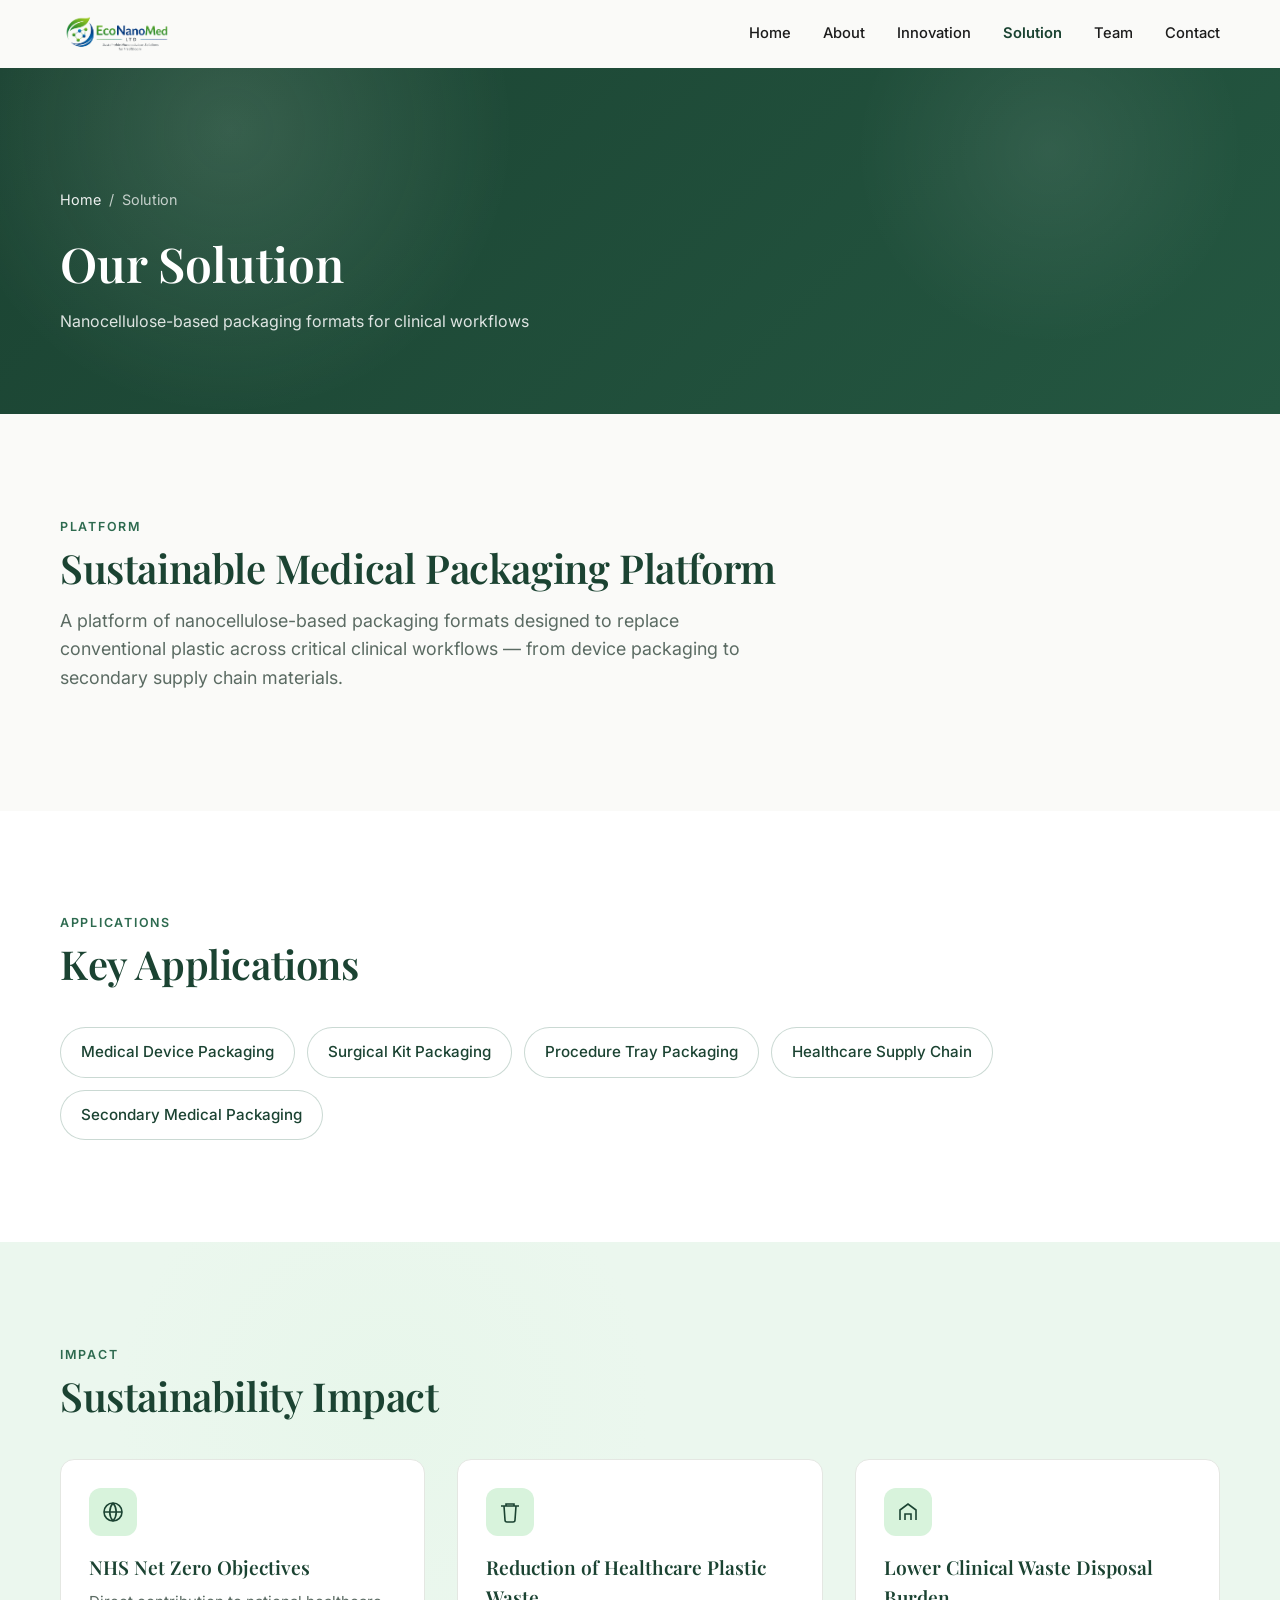
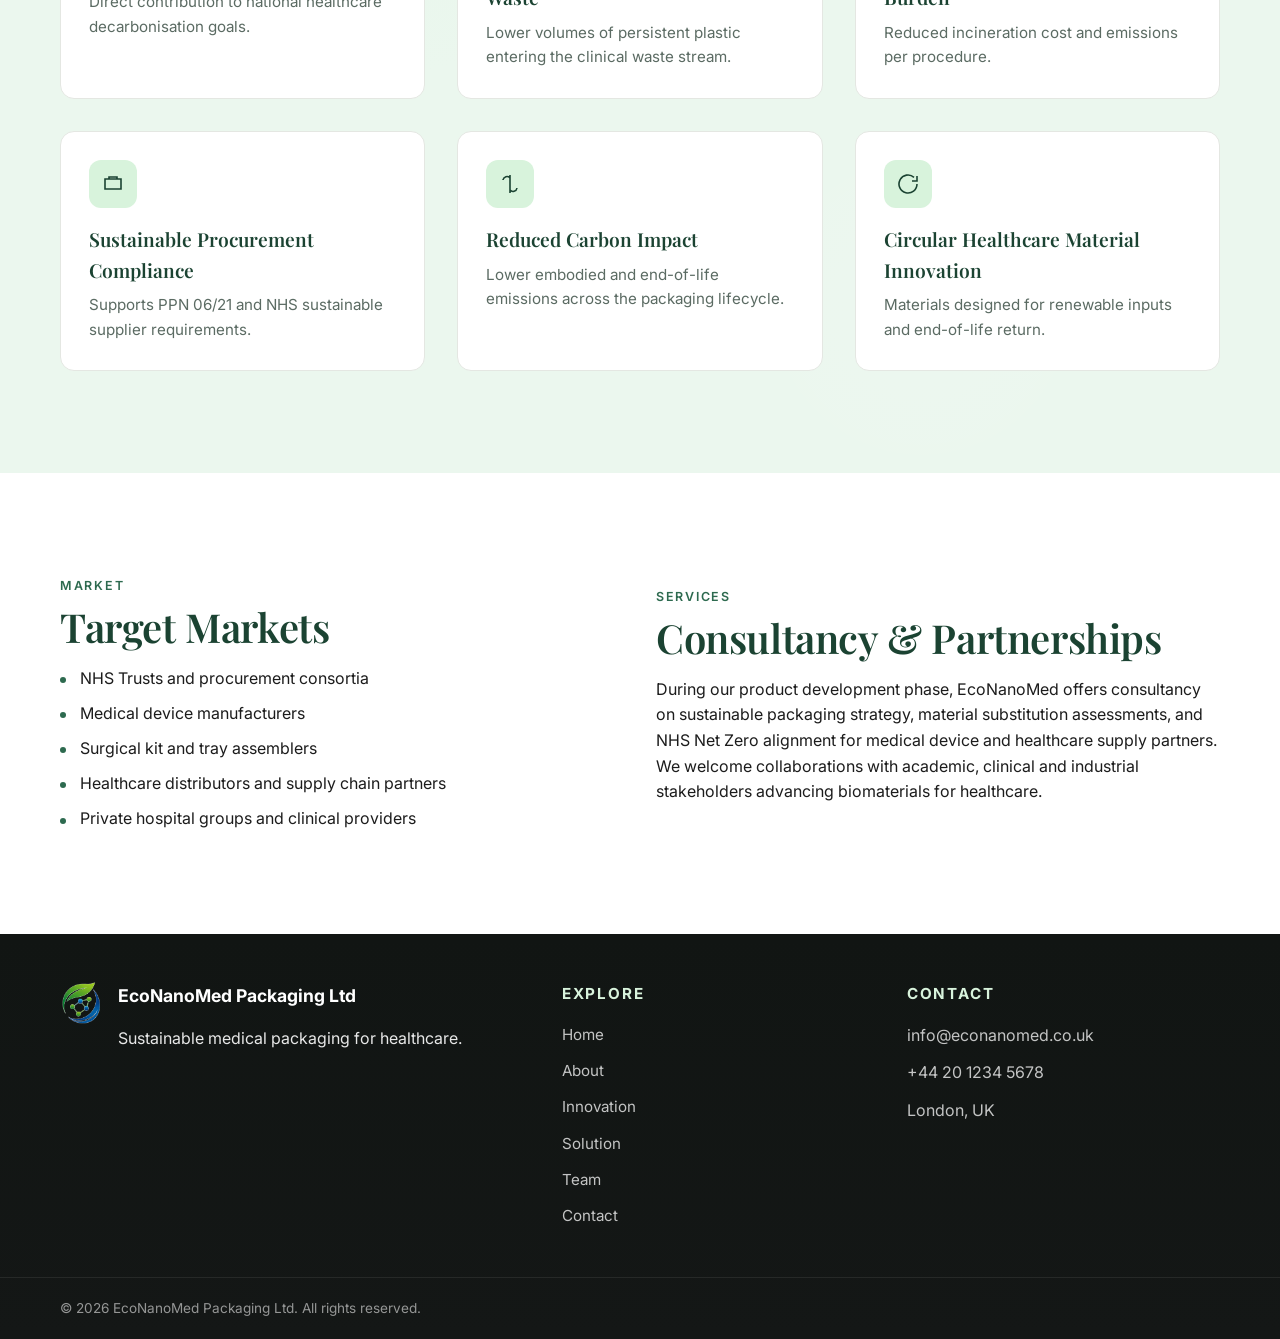
<file: public/site/solution.html>
<!DOCTYPE html>
<html lang="en">
<head>
  <meta charset="UTF-8" />
  <meta name="viewport" content="width=device-width, initial-scale=1.0" />
  <title>Solutions — EcoNanoMed Sustainable Medical Packaging</title>
  <meta name="description" content="Discover EcoNanoMed's sustainable medical packaging solutions designed for healthcare waste reduction and NHS procurement alignment." />
  <link rel="icon" type="image/x-icon" href="../favicon.ico" />
  <link rel="preconnect" href="https://fonts.googleapis.com" />
  <link rel="preconnect" href="https://fonts.gstatic.com" crossorigin />
  <link rel="stylesheet" href="https://fonts.googleapis.com/css2?family=Inter:wght@400;500;600;700&family=Playfair+Display:wght@500;600;700&display=swap" />
  <link rel="stylesheet" href="./css/main.css" />
</head>
<body>
  <!-- ============ NAVBAR ============ -->
  <header class="nav" id="nav">
    <div class="container nav__inner">
      <a href="index.html" class="nav__logo" aria-label="EcoNanoMed home">
        <img src="../logo.png" alt="EcoNanoMed" />
      </a>
      <nav class="nav__links" id="navLinks" aria-label="Primary">
        <a href="index.html">Home</a>
        <a href="about.html">About</a>
        <a href="innovation.html">Innovation</a>
        <a href="solution.html">Solution</a>
        <a href="team.html">Team</a>
        <a href="contact.html">Contact</a>
      </nav>
      <button class="nav__toggle" id="navToggle" aria-label="Toggle menu" aria-expanded="false">
        <span></span><span></span><span></span>
      </button>
    </div>
  </header>

  <main>
    <!-- ============ PAGE HEADER ============ -->
    <section class="page-header">
      <div class="container">
        <nav class="breadcrumbs">
          <a href="index.html">Home</a>
          <span>/</span>
          <span>Solution</span>
        </nav>
        <h1>Our Solution</h1>
        <p>Nanocellulose-based packaging formats for clinical workflows</p>
      </div>
    </section>

    <!-- ============ SOLUTION OVERVIEW ============ -->
    <section class="section section--light">
      <div class="container reveal">
        <p class="eyebrow">Platform</p>
        <h2 class="h2">Sustainable Medical Packaging Platform</h2>
        <p class="lead">A platform of nanocellulose-based packaging formats designed to replace conventional plastic across critical clinical workflows — from device packaging to secondary supply chain materials.</p>
      </div>
    </section>

    <!-- ============ APPLICATIONS ============ -->
    <section class="section section--white">
      <div class="container reveal">
        <p class="eyebrow">Applications</p>
        <h2 class="h2">Key Applications</h2>
        <div class="pills mt-xl">
          <span class="pill">Medical Device Packaging</span>
          <span class="pill">Surgical Kit Packaging</span>
          <span class="pill">Procedure Tray Packaging</span>
          <span class="pill">Healthcare Supply Chain</span>
          <span class="pill">Secondary Medical Packaging</span>
        </div>
      </div>
    </section>

    <!-- ============ BENEFITS ============ -->
    <section class="section section--sage">
      <div class="container reveal">
        <p class="eyebrow">Impact</p>
        <h2 class="h2">Sustainability Impact</h2>
        <div class="grid grid--3 mt-xl">
          <article class="card card--solid">
            <span class="card__icon"><svg viewBox="0 0 24 24" fill="none" stroke="currentColor" stroke-width="1.6"><circle cx="12" cy="12" r="9"/><path d="M3 12h18M12 3a14 14 0 0 1 0 18M12 3a14 14 0 0 0 0 18"/></svg></span>
            <h3>NHS Net Zero Objectives</h3>
            <p>Direct contribution to national healthcare decarbonisation goals.</p>
          </article>
          <article class="card card--solid">
            <span class="card__icon"><svg viewBox="0 0 24 24" fill="none" stroke="currentColor" stroke-width="1.6"><path d="M3 6h18M8 6V4h8v2M6 6l1 14a2 2 0 0 0 2 2h6a2 2 0 0 0 2-2l1-14"/></svg></span>
            <h3>Reduction of Healthcare Plastic Waste</h3>
            <p>Lower volumes of persistent plastic entering the clinical waste stream.</p>
          </article>
          <article class="card card--solid">
            <span class="card__icon"><svg viewBox="0 0 24 24" fill="none" stroke="currentColor" stroke-width="1.6"><path d="M4 20V10l8-6 8 6v10"/><path d="M9 20v-6h6v6"/></svg></span>
            <h3>Lower Clinical Waste Disposal Burden</h3>
            <p>Reduced incineration cost and emissions per procedure.</p>
          </article>
          <article class="card card--solid">
            <span class="card__icon"><svg viewBox="0 0 24 24" fill="none" stroke="currentColor" stroke-width="1.6"><path d="M4 7h16v10H4z"/><path d="M8 7V5h8v2"/></svg></span>
            <h3>Sustainable Procurement Compliance</h3>
            <p>Supports PPN 06/21 and NHS sustainable supplier requirements.</p>
          </article>
          <article class="card card--solid">
            <span class="card__icon"><svg viewBox="0 0 24 24" fill="none" stroke="currentColor" stroke-width="1.6"><path d="M12 3v18M5 8a4 4 0 0 1 7-2M19 16a4 4 0 0 1-7 2"/></svg></span>
            <h3>Reduced Carbon Impact</h3>
            <p>Lower embodied and end-of-life emissions across the packaging lifecycle.</p>
          </article>
          <article class="card card--solid">
            <span class="card__icon"><svg viewBox="0 0 24 24" fill="none" stroke="currentColor" stroke-width="1.6"><path d="M21 12a9 9 0 1 1-3-6.7"/><path d="M21 4v5h-5"/></svg></span>
            <h3>Circular Healthcare Material Innovation</h3>
            <p>Materials designed for renewable inputs and end-of-life return.</p>
          </article>
        </div>
      </div>
    </section>

    <!-- ============ MARKET ============ -->
    <section class="section section--white">
      <div class="container grid grid--2 reveal">
        <div>
          <p class="eyebrow">Market</p>
          <h2 class="h2">Target Markets</h2>
          <ul class="list">
            <li>NHS Trusts and procurement consortia</li>
            <li>Medical device manufacturers</li>
            <li>Surgical kit and tray assemblers</li>
            <li>Healthcare distributors and supply chain partners</li>
            <li>Private hospital groups and clinical providers</li>
          </ul>
        </div>
        <div>
          <p class="eyebrow">Services</p>
          <h2 class="h2">Consultancy &amp; Partnerships</h2>
          <p class="body">During our product development phase, EcoNanoMed offers consultancy on sustainable packaging strategy, material substitution assessments, and NHS Net Zero alignment for medical device and healthcare supply partners. We welcome collaborations with academic, clinical and industrial stakeholders advancing biomaterials for healthcare.</p>
        </div>
      </div>
    </section>

  </main>

  <!-- ============ FOOTER ============ -->
  <footer class="footer">
    <div class="container footer__top">
      <div class="footer__brand">
        <img src="../logofoot.png" alt="EcoNanoMed footer logo" />
        <div>
          <p class="footer__brand-title">EcoNanoMed Packaging Ltd</p>
          <p class="footer__tagline">Sustainable medical packaging for healthcare.</p>
        </div>
      </div>
      <div class="footer__nav" aria-label="Footer navigation">
        <h3>Explore</h3>
        <a href="index.html">Home</a>
        <a href="about.html">About</a>
        <a href="innovation.html">Innovation</a>
        <a href="solution.html">Solution</a>
        <a href="team.html">Team</a>
        <a href="contact.html">Contact</a>
      </div>
      <div class="footer__contact">
        <h3>Contact</h3>
        <p>info@econanomed.co.uk</p>
        <p>+44 20 1234 5678</p>
        <p>London, UK</p>
      </div>
    </div>
    <div class="footer__bottom">
      <div class="container">© 2026 EcoNanoMed Packaging Ltd. All rights reserved.</div>
    </div>
  </footer>

  <script src="./js/main.js"></script>
</body>
</html>
</file>
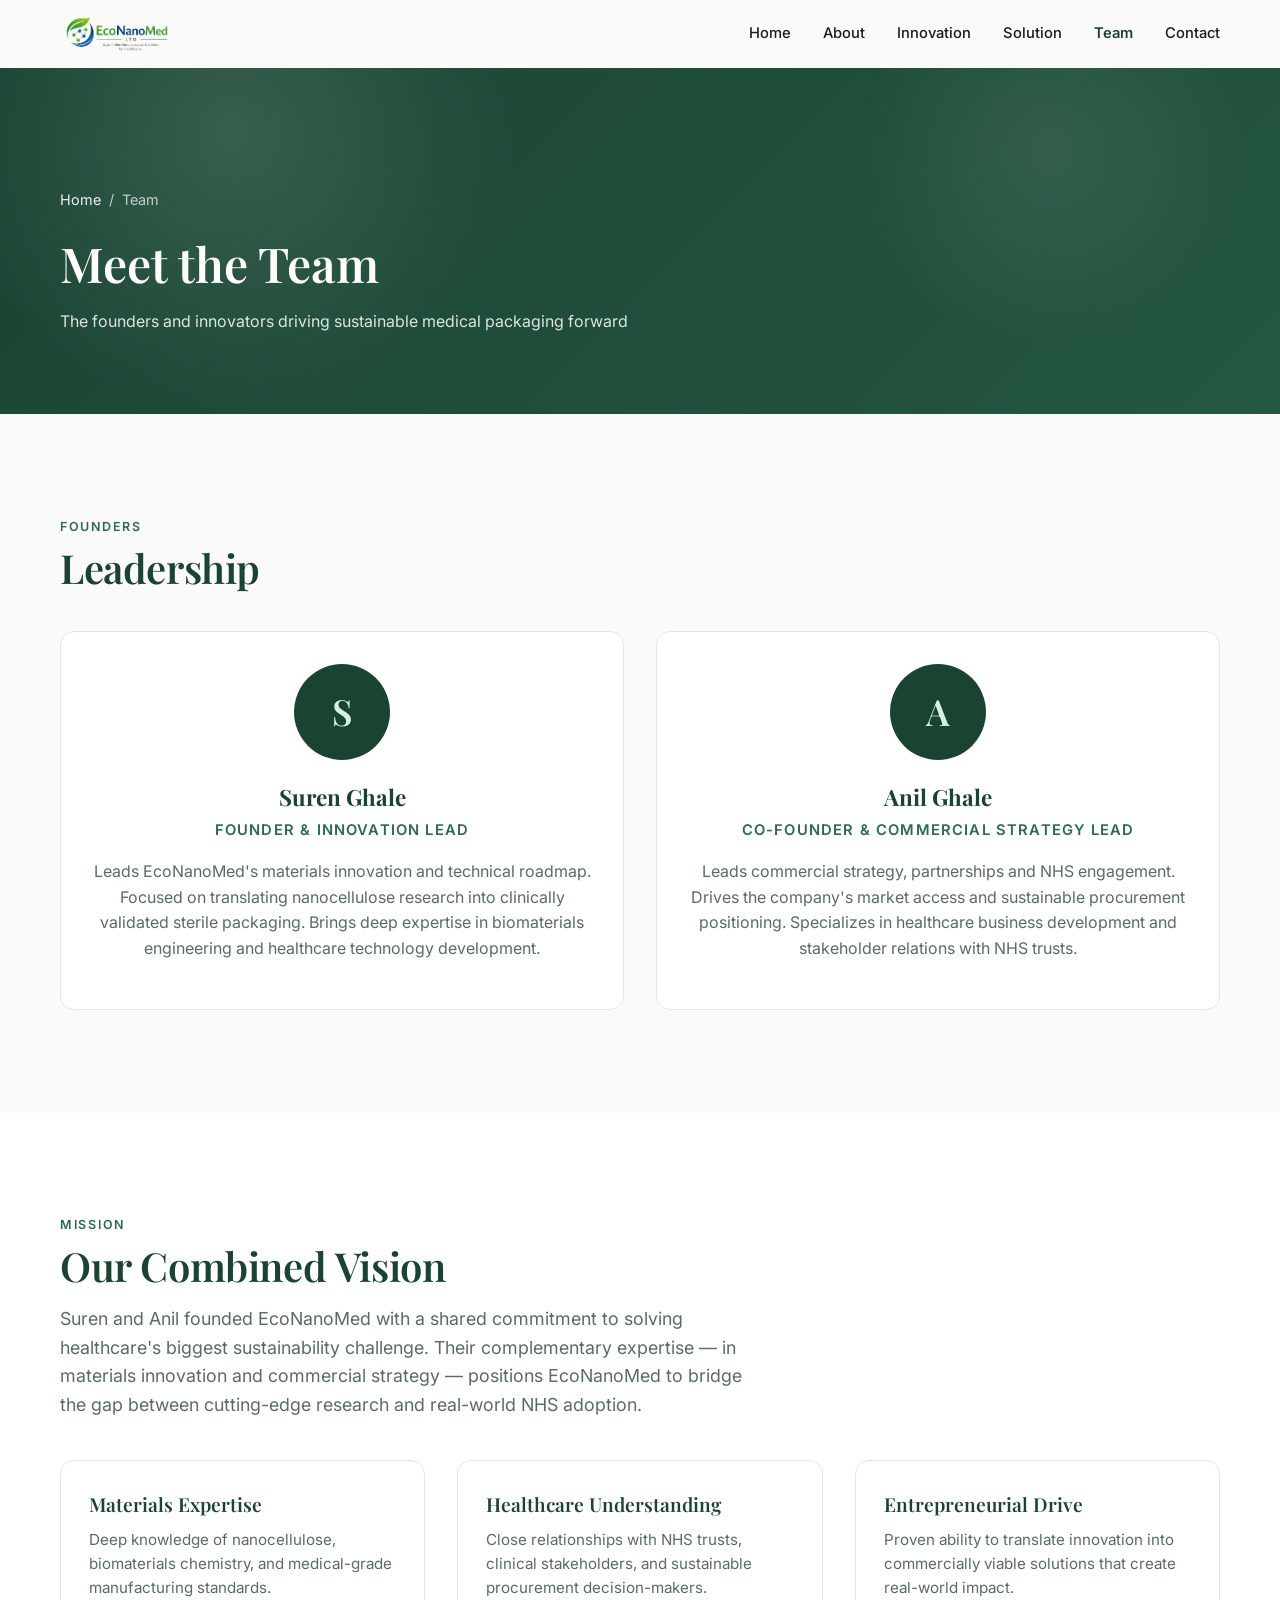
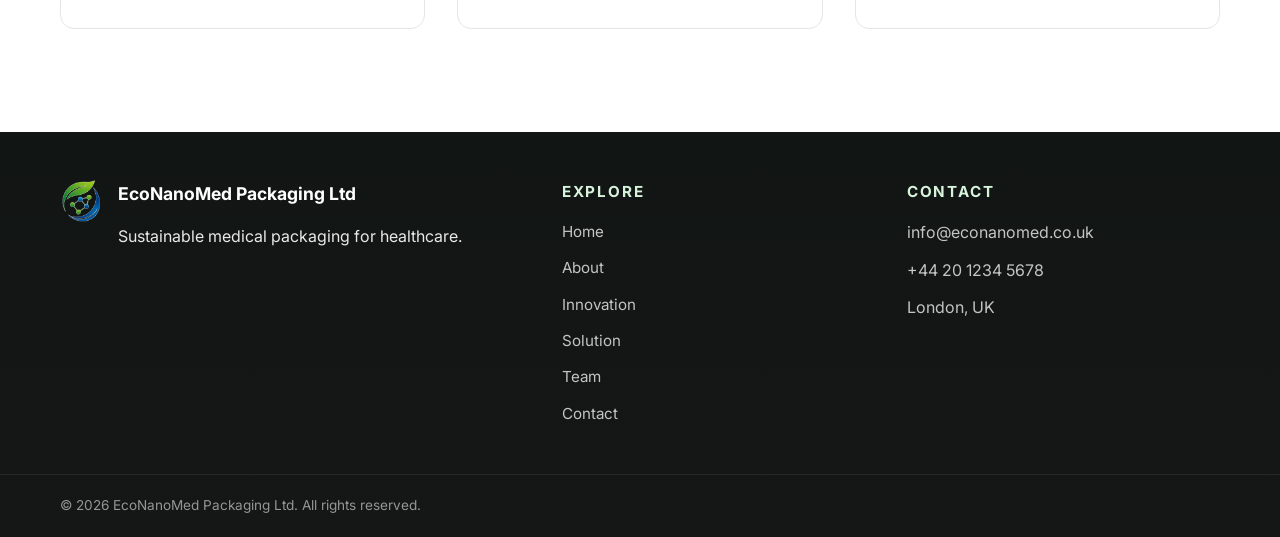
<file: public/site/team.html>
<!DOCTYPE html>
<html lang="en">
<head>
  <meta charset="UTF-8" />
  <meta name="viewport" content="width=device-width, initial-scale=1.0" />
  <title>Team — EcoNanoMed Sustainable Medical Packaging</title>
  <meta name="description" content="Meet the founders and team behind EcoNanoMed's innovative sustainable medical packaging solutions." />
  <link rel="icon" type="image/x-icon" href="../favicon.ico" />
  <link rel="preconnect" href="https://fonts.googleapis.com" />
  <link rel="preconnect" href="https://fonts.gstatic.com" crossorigin />
  <link rel="stylesheet" href="https://fonts.googleapis.com/css2?family=Inter:wght@400;500;600;700&family=Playfair+Display:wght@500;600;700&display=swap" />
  <link rel="stylesheet" href="./css/main.css" />
</head>
<body>
  <!-- ============ NAVBAR ============ -->
  <header class="nav" id="nav">
    <div class="container nav__inner">
      <a href="index.html" class="nav__logo" aria-label="EcoNanoMed home">
        <img src="../logo.png" alt="EcoNanoMed" />
      </a>
      <nav class="nav__links" id="navLinks" aria-label="Primary">
        <a href="index.html">Home</a>
        <a href="about.html">About</a>
        <a href="innovation.html">Innovation</a>
        <a href="solution.html">Solution</a>
        <a href="team.html">Team</a>
        <a href="contact.html">Contact</a>
      </nav>
      <button class="nav__toggle" id="navToggle" aria-label="Toggle menu" aria-expanded="false">
        <span></span><span></span><span></span>
      </button>
    </div>
  </header>

  <main>
    <!-- ============ PAGE HEADER ============ -->
    <section class="page-header">
      <div class="container">
        <nav class="breadcrumbs">
          <a href="index.html">Home</a>
          <span>/</span>
          <span>Team</span>
        </nav>
        <h1>Meet the Team</h1>
        <p>The founders and innovators driving sustainable medical packaging forward</p>
      </div>
    </section>

    <!-- ============ FOUNDERS ============ -->
    <section class="section section--light">
      <div class="container reveal">
        <p class="eyebrow">Founders</p>
        <h2 class="h2">Leadership</h2>
        <div class="grid grid--2 mt-xl">
          <article class="founder">
            <div class="founder__avatar" aria-hidden="true">S</div>
            <h3>Suren Ghale</h3>
            <p class="founder__role">Founder &amp; Innovation Lead</p>
            <p class="body">Leads EcoNanoMed's materials innovation and technical roadmap. Focused on translating nanocellulose research into clinically validated sterile packaging. Brings deep expertise in biomaterials engineering and healthcare technology development.</p>
          </article>
          <article class="founder">
            <div class="founder__avatar" aria-hidden="true">A</div>
            <h3>Anil Ghale</h3>
            <p class="founder__role">Co-Founder &amp; Commercial Strategy Lead</p>
            <p class="body">Leads commercial strategy, partnerships and NHS engagement. Drives the company's market access and sustainable procurement positioning. Specializes in healthcare business development and stakeholder relations with NHS trusts.</p>
          </article>
        </div>
      </div>
    </section>

    <!-- ============ MISSION ============ -->
    <section class="section section--white">
      <div class="container reveal">
        <p class="eyebrow">Mission</p>
        <h2 class="h2">Our Combined Vision</h2>
        <p class="lead">Suren and Anil founded EcoNanoMed with a shared commitment to solving healthcare's biggest sustainability challenge. Their complementary expertise — in materials innovation and commercial strategy — positions EcoNanoMed to bridge the gap between cutting-edge research and real-world NHS adoption.</p>
        <div class="grid grid--3 mt-xl">
          <article class="card">
            <h3>Materials Expertise</h3>
            <p>Deep knowledge of nanocellulose, biomaterials chemistry, and medical-grade manufacturing standards.</p>
          </article>
          <article class="card">
            <h3>Healthcare Understanding</h3>
            <p>Close relationships with NHS trusts, clinical stakeholders, and sustainable procurement decision-makers.</p>
          </article>
          <article class="card">
            <h3>Entrepreneurial Drive</h3>
            <p>Proven ability to translate innovation into commercially viable solutions that create real-world impact.</p>
          </article>
        </div>
      </div>
    </section>

  </main>

  <!-- ============ FOOTER ============ -->
  <footer class="footer">
    <div class="container footer__top">
      <div class="footer__brand">
        <img src="../logofoot.png" alt="EcoNanoMed footer logo" />
        <div>
          <p class="footer__brand-title">EcoNanoMed Packaging Ltd</p>
          <p class="footer__tagline">Sustainable medical packaging for healthcare.</p>
        </div>
      </div>
      <div class="footer__nav" aria-label="Footer navigation">
        <h3>Explore</h3>
        <a href="index.html">Home</a>
        <a href="about.html">About</a>
        <a href="innovation.html">Innovation</a>
        <a href="solution.html">Solution</a>
        <a href="team.html">Team</a>
        <a href="contact.html">Contact</a>
      </div>
      <div class="footer__contact">
        <h3>Contact</h3>
        <p>info@econanomed.co.uk</p>
        <p>+44 20 1234 5678</p>
        <p>London, UK</p>
      </div>
    </div>
    <div class="footer__bottom">
      <div class="container">© 2026 EcoNanoMed Packaging Ltd. All rights reserved.</div>
    </div>
  </footer>

  <script src="./js/main.js"></script>
</body>
</html>
</file>
<file: public/site/css/main.css>
:root {
  --green-900: #1B4332;
  --green-800: #245741;
  --green-700: #2D6A4F;
  --sage: #D8F3DC;
  --sage-soft: #EBF7EE;
  --bg: #FAFAF8;
  --white: #FFFFFF;
  --ink: #1C1C1C;
  --muted: #5B6B63;
  --line: #E4E7E2;
  --charcoal: #141716;
  --error: #E63946;
  --success: #06A77D;
  --serif: 'Playfair Display', Georgia, serif;
  --sans: 'Inter', system-ui, -apple-system, sans-serif;
  --maxw: 1200px;
  --radius: 14px;
}

* { box-sizing: border-box; }
.sr-only {
  position: absolute;
  width: 1px;
  height: 1px;
  padding: 0;
  margin: -1px;
  overflow: hidden;
  clip: rect(0, 0, 0, 0);
  white-space: nowrap;
  border: 0;
}
html { scroll-behavior: smooth; }
body {
  margin: 0;
  font-family: var(--sans);
  color: var(--ink);
  background: var(--bg);
  line-height: 1.6;
  -webkit-font-smoothing: antialiased;
}
img, svg { display: block; max-width: 100%; }
a { color: inherit; text-decoration: none; }
ul { padding: 0; margin: 0; list-style: none; }

.container { width: 100%; max-width: var(--maxw); margin: 0 auto; padding: 0 1.25rem; }

/* ===== Typography ===== */
.h2 {
  font-family: var(--serif);
  font-weight: 600;
  font-size: clamp(1.75rem, 3.5vw, 2.5rem);
  line-height: 1.15;
  letter-spacing: -0.01em;
  margin: 0.5rem 0 1rem;
  color: var(--green-900);
}
.h2--light { color: var(--white); }
.h3 { font-family: var(--serif); font-weight: 600; font-size: 1.3rem; margin: 0 0 0.5rem; }
.eyebrow {
  font-size: 0.78rem;
  letter-spacing: 0.14em;
  text-transform: uppercase;
  font-weight: 600;
  color: var(--green-700);
  margin: 0 0 0.5rem;
}
.eyebrow--light { color: var(--sage); }
.lead {
  font-size: clamp(1rem, 1.4vw, 1.125rem);
  color: var(--muted);
  max-width: 62ch;
  margin: 0 0 1rem;
}
.lead--light { color: rgba(255,255,255,0.78); }
.body { color: var(--ink); margin: 0 0 1rem; }
.mt-xl { margin-top: 2.5rem; }

/* ===== Buttons ===== */
.btn {
  display: inline-flex; align-items: center; justify-content: center;
  padding: 0.85rem 1.5rem;
  border-radius: 999px;
  font-weight: 600;
  font-size: 0.95rem;
  border: 1.5px solid transparent;
  cursor: pointer;
  transition: transform .2s ease, background .2s ease, color .2s ease, border-color .2s ease;
}
.btn:disabled {
  opacity: 0.6;
  cursor: not-allowed;
}
.btn--primary { background: var(--green-900); color: var(--white); }
.btn--primary:hover:not(:disabled) { background: var(--green-700); transform: translateY(-1px); }
.btn--ghost { background: transparent; color: var(--white); border-color: rgba(255,255,255,0.6); }
.btn--ghost:hover:not(:disabled) { background: rgba(255,255,255,0.1); border-color: var(--white); }
.btn--secondary { background: var(--sage); color: var(--green-900); }
.btn--secondary:hover:not(:disabled) { background: var(--white); transform: translateY(-1px); }

/* ===== Navbar ===== */
.nav {
  position: fixed; top: 0; left: 0; right: 0; z-index: 100;
  background: rgba(250,250,248,0.92);
  backdrop-filter: saturate(160%) blur(10px);
  transition: box-shadow .25s ease, background .25s ease;
}
.nav.is-scrolled { box-shadow: 0 6px 24px -16px rgba(0,0,0,0.18); }
.nav__inner {
  display: flex; align-items: center; justify-content: space-between;
  height: 68px;
}
.nav__logo {
  display: flex; align-items: center; gap: 0.75rem;
  font-family: var(--serif);
  font-weight: 700;
  font-size: 1.25rem;
  color: var(--green-900);
  letter-spacing: 0.04em;
  position: relative;
}
.nav__logo img { height: 40px; width: auto; }
.nav__links { display: none; gap: 2rem; }
.nav__links a {
  font-size: 0.92rem; font-weight: 500; color: var(--ink);
  position: relative; padding: 0.25rem 0;
}
.nav__links a:hover { color: var(--green-700); }
.nav__links a.is-active { color: var(--green-900); font-weight: 600; }
.nav__toggle {
  display: inline-flex; flex-direction: column; gap: 5px;
  width: 40px; height: 40px; padding: 10px;
  background: transparent; border: none; cursor: pointer;
}
.nav__toggle span {
  display: block; height: 2px; background: var(--ink);
  border-radius: 2px; transition: transform .2s, opacity .2s;
}
.nav__toggle[aria-expanded="true"] span:nth-child(1) { transform: translateY(7px) rotate(45deg); }
.nav__toggle[aria-expanded="true"] span:nth-child(2) { opacity: 0; }
.nav__toggle[aria-expanded="true"] span:nth-child(3) { transform: translateY(-7px) rotate(-45deg); }

@media (min-width: 768px) {
  .nav__links { display: flex; }
  .nav__toggle { display: none; }
}

.nav__links.is-open {
  display: flex; flex-direction: column;
  position: absolute; top: 68px; left: 0; right: 0;
  background: var(--bg);
  padding: 1.25rem 1.25rem 1.75rem;
  border-top: 1px solid var(--line);
  gap: 1rem;
}

/* ===== Breadcrumbs ===== */
.breadcrumbs {
  display: flex; align-items: center; flex-wrap: wrap; gap: 0.5rem;
  padding: 1.5rem 0; font-size: 0.9rem; color: var(--muted);
}
.breadcrumbs a { color: var(--green-700); transition: color 0.2s; }
.breadcrumbs a:hover { color: var(--green-900); }
.breadcrumbs span { color: var(--muted); }
.page-header .breadcrumbs { color: rgba(255,255,255,0.82); }
.page-header .breadcrumbs a { color: rgba(255,255,255,0.92); }
.page-header .breadcrumbs span { color: rgba(255,255,255,0.72); }

/* ===== Hero ===== */
.hero {
  position: relative;
  min-height: 100vh;
  display: flex; align-items: center;
  background: var(--green-900);
  color: var(--white);
  overflow: hidden;
  padding: 7rem 0 4rem;
}
.hero__canvas {
  position: absolute;
  inset: 0;
  z-index: 0;
}
.hero__canvas canvas {
  width: 100%;
  height: 100%;
  display: block;
}
.hero__pattern {
  position: absolute; inset: 0;
  background-image:
    radial-gradient(circle at 18% 22%, rgba(216,243,220,0.10) 0, transparent 22%),
    radial-gradient(circle at 78% 38%, rgba(216,243,220,0.08) 0, transparent 24%),
    radial-gradient(circle at 32% 78%, rgba(216,243,220,0.07) 0, transparent 22%),
    radial-gradient(circle at 88% 82%, rgba(216,243,220,0.09) 0, transparent 24%);
  pointer-events: none;
}
.hero__inner { position: relative; z-index: 1; max-width: 880px; }
.page-header,
.section--sage {
  position: relative;
  overflow: hidden;
}
.page-header::before {
  content: '';
  position: absolute;
  inset: 0;
  background-image:
    radial-gradient(circle at 18% 18%, rgba(216,243,220,0.14) 0, transparent 26%),
    radial-gradient(circle at 82% 24%, rgba(255,255,255,0.08) 0, transparent 18%);
  pointer-events: none;
}
.section--sage::before {
  content: '';
  position: absolute;
  inset: 0;
  background-image:
    radial-gradient(circle at 30% 20%, rgba(216,243,220,0.18) 0, transparent 24%),
    radial-gradient(circle at 72% 80%, rgba(255,255,255,0.09) 0, transparent 18%);
  pointer-events: none;
}
.page-header > .container,
.section--sage > .container {
  position: relative;
  z-index: 1;
}
.hero__eyebrow {
  font-size: 0.78rem; letter-spacing: 0.18em; text-transform: uppercase;
  color: var(--sage); font-weight: 600; margin: 0 0 1rem;
}
.hero__title {
  font-family: var(--serif); font-weight: 600;
  font-size: clamp(2.25rem, 5.5vw, 4rem);
  line-height: 1.08; letter-spacing: -0.015em;
  margin: 0 0 1.25rem;
}
.hero__sub {
  font-size: clamp(1rem, 1.4vw, 1.15rem);
  color: rgba(255,255,255,0.82);
  max-width: 64ch; margin: 0 0 2rem;
}
.hero__cta { display: flex; gap: 0.85rem; flex-wrap: wrap; }

/* ===== Sections ===== */
.section { padding: clamp(4rem, 8vw, 7rem) 0; }
.section--light { background: var(--bg); }
.section--white { background: var(--white); }
.section--sage  { background: var(--sage-soft); }
.section--dark  { background: var(--green-900); color: var(--white); }
.section--dark .body { color: rgba(255,255,255,0.82); }

/* ===== Grid ===== */
.grid { display: grid; gap: 2rem; }
.grid--2 { grid-template-columns: 1fr; }
.grid--3 { grid-template-columns: 1fr; }
.grid--4 { grid-template-columns: 1fr; }
@media (min-width: 768px) {
  .grid--2 { grid-template-columns: 1fr 1fr; align-items: center; }
  .grid--3 { grid-template-columns: 1fr 1fr; }
  .grid--4 { grid-template-columns: 1fr 1fr; }
}
@media (min-width: 1024px) {
  .grid--3 { grid-template-columns: repeat(3, 1fr); }
  .grid--4 { grid-template-columns: repeat(4, 1fr); }
}

.about__visual { display: flex; justify-content: center; }
.about__visual svg { width: 100%; max-width: 380px; }

/* ===== Stat cards ===== */
.stat {
  background: rgba(255,255,255,0.04);
  border: 1px solid rgba(216,243,220,0.18);
  border-radius: var(--radius);
  padding: 1.5rem;
}
.stat__icon {
  display: inline-flex; align-items: center; justify-content: center;
  width: 44px; height: 44px; border-radius: 12px;
  background: rgba(216,243,220,0.14); color: var(--sage);
  margin-bottom: 1rem;
}
.stat__icon svg { width: 22px; height: 22px; }
.stat h3 { font-family: var(--serif); font-weight: 600; font-size: 1.15rem; margin: 0 0 0.4rem; color: var(--white); }
.stat p { margin: 0; color: rgba(255,255,255,0.72); font-size: 0.95rem; }

/* ===== Cards ===== */
.card {
  background: var(--white);
  border: 1px solid var(--line);
  border-radius: var(--radius);
  padding: 1.75rem;
  transition: transform .25s ease, box-shadow .25s ease, border-color .25s ease;
}
.card:hover {
  transform: translateY(-3px);
  box-shadow: 0 18px 40px -28px rgba(27,67,50,0.35);
  border-color: rgba(45,106,79,0.3);
}
.card--solid { background: var(--white); }
.card__icon {
  display: inline-flex; align-items: center; justify-content: center;
  width: 48px; height: 48px; border-radius: 12px;
  background: var(--sage); color: var(--green-900);
  margin-bottom: 1rem;
}
.card__icon svg { width: 24px; height: 24px; }
.card h3 { font-family: var(--serif); font-weight: 600; font-size: 1.2rem; margin: 0 0 0.5rem; color: var(--green-900); }
.card p { margin: 0; color: var(--muted); font-size: 0.95rem; }

/* ===== Pills ===== */
.pills { display: flex; flex-wrap: wrap; gap: 0.75rem; }
.pill {
  background: var(--white);
  color: var(--green-900);
  border: 1px solid rgba(45,106,79,0.25);
  padding: 0.75rem 1.25rem;
  border-radius: 999px;
  font-weight: 500;
  font-size: 0.95rem;
}

/* ===== Checklist ===== */
.checklist { display: grid; gap: 0.85rem; }
.checklist li {
  display: flex; align-items: flex-start; gap: 0.85rem;
  color: var(--ink); font-size: 1rem;
}
.check {
  display: inline-flex; align-items: center; justify-content: center;
  width: 28px; height: 28px; flex: none;
  border-radius: 50%;
  background: var(--sage); color: var(--green-900);
}
.check svg { width: 16px; height: 16px; }

/* ===== Roadmap ===== */
.roadmap {
  list-style: none;
  counter-reset: roadmap;
  margin: 0;
  padding: 0;
  display: flex;
  gap: 1.25rem;
  overflow-x: auto;
  padding: 1rem 0.25rem 1.5rem;
  scroll-snap-type: x mandatory;
  position: relative;
}
.roadmap::-webkit-scrollbar { height: 6px; }
.roadmap::-webkit-scrollbar-thumb { background: rgba(216,243,220,0.3); border-radius: 4px; }
.roadmap li {
  counter-increment: roadmap;
  flex: 0 0 240px;
  min-width: 240px;
  background: rgba(255,255,255,0.12);
  border: 1px solid rgba(255,255,255,0.18);
  border-radius: var(--radius);
  padding: 1.35rem 1.35rem 1.35rem 4.3rem;
  scroll-snap-align: start;
  position: relative;
  list-style: none;
}
.roadmap li::marker { content: none; }
.roadmap li + li::before {
  content: "";
  position: absolute;
  left: -1.25rem;
  top: 50%;
  width: 1.25rem;
  height: 1px;
  background: rgba(255,255,255,0.35);
}
.roadmap__num {
  display: inline-flex;
  align-items: center;
  justify-content: center;
  width: 32px;
  height: 32px;
  border-radius: 50%;
  background: var(--sage);
  color: var(--green-900);
  font-weight: 700;
  font-size: 0.9rem;
  position: absolute;
  top: 1.35rem;
  left: 1.35rem;
}
.roadmap p { margin: 0; color: rgba(255,255,255,0.95); font-weight: 500; font-size: 0.98rem; line-height: 1.35; }
.roadmap li:hover {
  transform: translateY(-3px);
  border-color: rgba(255,255,255,0.22);
  box-shadow: 0 18px 32px rgba(0,0,0,0.15);
}
@media (min-width: 900px) {
  .roadmap {
    display: grid;
    grid-template-columns: repeat(2, minmax(240px, 1fr));
    overflow-x: visible;
    scroll-snap-type: none;
  }
  .roadmap li + li::before { display: none; }
}
@media (max-width: 640px) {
  .roadmap li { min-width: 220px; }
  .roadmap__num { width: 28px; height: 28px; left: 1rem; top: 1rem; }
}

/* ===== Founders ===== */
.founder {
  background: var(--white);
  border: 1px solid var(--line);
  border-radius: var(--radius);
  padding: 2rem;
  text-align: center;
}
.founder__avatar {
  width: 96px; height: 96px;
  border-radius: 50%;
  background: var(--green-900);
  color: var(--sage);
  font-family: var(--serif);
  font-size: 2.25rem; font-weight: 600;
  display: inline-flex; align-items: center; justify-content: center;
  margin: 0 auto 1.25rem;
}
.founder h3 { font-family: var(--serif); font-size: 1.4rem; margin: 0 0 0.25rem; color: var(--green-900); }
.founder__role { color: var(--green-700); font-weight: 600; font-size: 0.92rem; margin: 0 0 1rem; text-transform: uppercase; letter-spacing: 0.08em; }
.founder .body { color: var(--muted); }

/* ===== List ===== */
.list { display: grid; gap: 0.6rem; }
.list li {
  padding-left: 1.25rem; position: relative; color: var(--ink);
}
.list li::before {
  content: ""; position: absolute; left: 0; top: 0.7em;
  width: 6px; height: 6px; border-radius: 50%;
  background: var(--green-700);
}

/* ===== Form ===== */
.form { display: grid; gap: 1rem; max-width: 640px; }
.form__row { display: grid; gap: 1rem; grid-template-columns: 1fr; }
@media (min-width: 640px) { .form__row { grid-template-columns: 1fr 1fr; } }

.form label {
  display: grid; gap: 0.4rem;
  font-size: 0.85rem; font-weight: 500;
  color: var(--ink);
  text-transform: uppercase; letter-spacing: 0.08em;
}
.section--dark .form label,
.form label.is-dark {
  color: rgba(255,255,255,0.88);
}
.form input, .form textarea {
  font-family: inherit; font-size: 1rem;
  background: rgba(255,255,255,0.06);
  border: 1.5px solid rgba(255,255,255,0.18);
  color: var(--white);
  padding: 0.85rem 1rem;
  border-radius: 10px;
  transition: border-color .2s ease, background .2s ease;
}
.form label:not(.is-dark) input,
.form label:not(.is-dark) textarea {
  background: var(--bg);
  border-color: var(--line);
  color: var(--ink);
}
.section--dark .form input,
.section--dark .form textarea {
  background: rgba(255,255,255,0.1);
  border-color: rgba(255,255,255,0.18);
  color: var(--white);
}
.form input::placeholder,
.form textarea::placeholder {
  color: rgba(255,255,255,0.62);
}
.form label:not(.is-dark) input::placeholder,
.form label:not(.is-dark) textarea::placeholder {
  color: rgba(92,100,88,0.65);
}
.form input:focus, .form textarea:focus {
  outline: none;
  border-color: var(--sage);
  background: rgba(255,255,255,0.1);
}
.form label:not(.is-dark) input:focus,
.form label:not(.is-dark) textarea:focus {
  background: var(--white);
  border-color: var(--green-700);
}
.form input.error, .form textarea.error {
  border-color: var(--error) !important;
}
.form .error-msg {
  display: none;
  font-size: 0.75rem;
  color: var(--error);
  margin-top: 0.25rem;
}
.form input.error ~ .error-msg,
.form textarea.error ~ .error-msg {
  display: block;
}
.form .btn--primary { background: var(--sage); color: var(--green-900); justify-self: start; }
.form .btn--primary:hover:not(:disabled) { background: var(--white); }
.contact__meta {
  margin-top: 2rem;
  font-size: 0.9rem;
  color: rgba(255,255,255,0.6);
}

/* ===== Footer ===== */
.footer { background: linear-gradient(180deg, #111513 0%, #141716 100%); color: rgba(255,255,255,0.9); }
.footer__top {
  display: grid; gap: 2rem; padding: 3rem 1.25rem;
  grid-template-columns: 1fr;
}
.footer__brand {
  display: flex; gap: 1rem; align-items: flex-start;
}
.footer__brand img { height: 42px; width: auto; }
.footer__brand-title {
  margin: 0;
  font-size: 1.1rem;
  font-weight: 700;
  color: var(--white);
}
.footer__contact p,
.footer__nav a {
  margin: 0 0 0.75rem;
  color: rgba(255,255,255,0.75);
}
.footer__contact p:last-child,
.footer__nav a:last-child {
  margin-bottom: 0;
}
.footer__nav {
  display: grid;
}
.footer__nav h3,
.footer__contact h3 {
  margin: 0 0 1rem;
  font-size: 0.95rem;
  letter-spacing: 0.12em;
  text-transform: uppercase;
  color: var(--sage);
}
.footer__nav a {
  font-size: 0.95rem;
  transition: color 0.2s ease;
}
.footer__nav a:hover { color: var(--white); }
.footer__bottom {
  border-top: 1px solid rgba(255,255,255,0.08);
  padding: 1.25rem 1.25rem;
  font-size: 0.85rem;
  color: rgba(255,255,255,0.55);
  text-align: center;
}
@media (min-width: 768px) {
  .footer__top {
    grid-template-columns: 1.5fr 1fr 1fr;
    align-items: start;
  }
  .footer__bottom { text-align: left; }
}

/* ===== Reveal animation ===== */
.reveal { opacity: 0; transform: translateY(18px); transition: opacity .8s ease, transform .8s ease; }
.reveal.is-visible { opacity: 1; transform: none; }

/* ===== Page Header ===== */
.page-header {
  background: linear-gradient(135deg, var(--green-900) 0%, var(--green-800) 100%);
  color: var(--white);
  padding: 6rem 0 4rem;
  margin-top: 68px;
}
.page-header h1 {
  font-family: var(--serif);
  font-weight: 600;
  font-size: clamp(2rem, 4vw, 3rem);
  margin: 0 0 1rem;
  line-height: 1.2;
}
.page-header p {
  max-width: 62ch;
  color: rgba(255,255,255,0.85);
  font-size: clamp(1rem, 1.2vw, 1.1rem);
}

@media (prefers-reduced-motion: reduce) {
  html { scroll-behavior: auto; }
  .reveal { opacity: 1; transform: none; transition: none; }
  .btn:hover { transform: none; }
  .card:hover { transform: none; }
}
</file>
